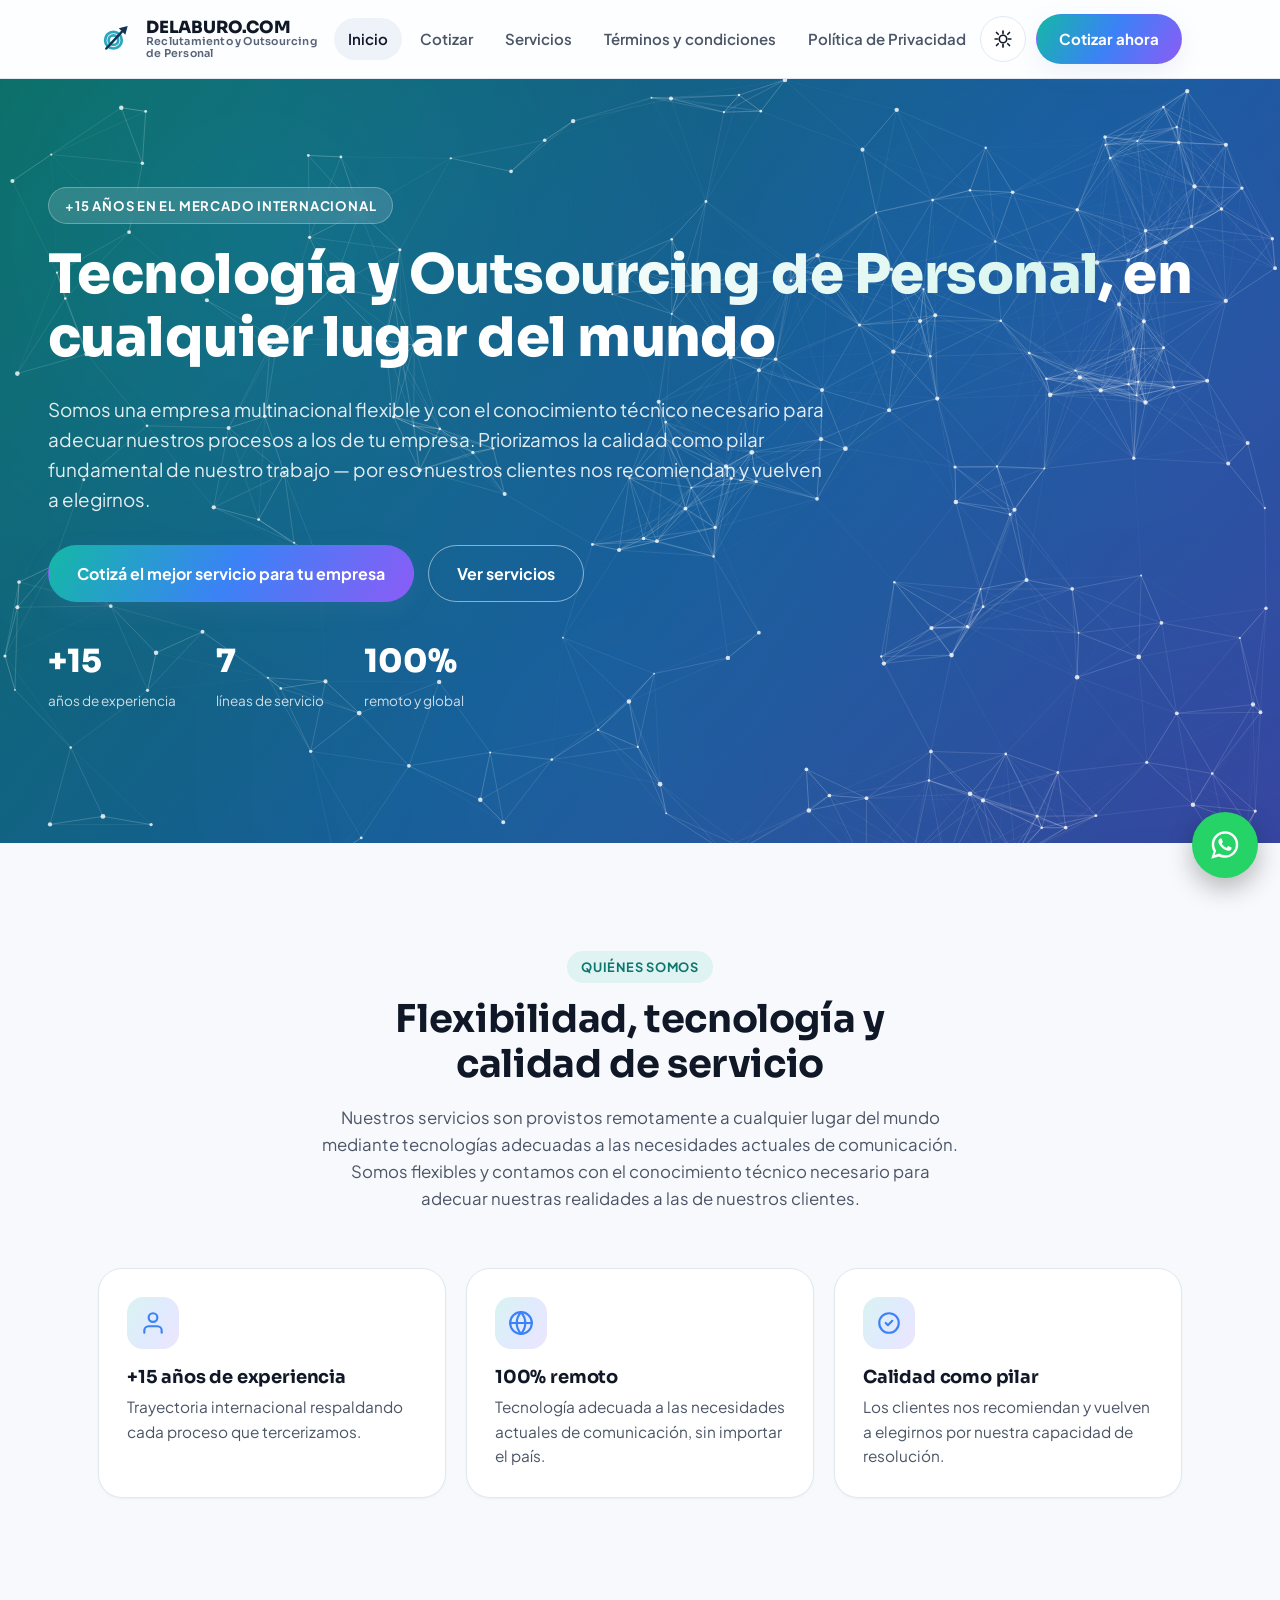
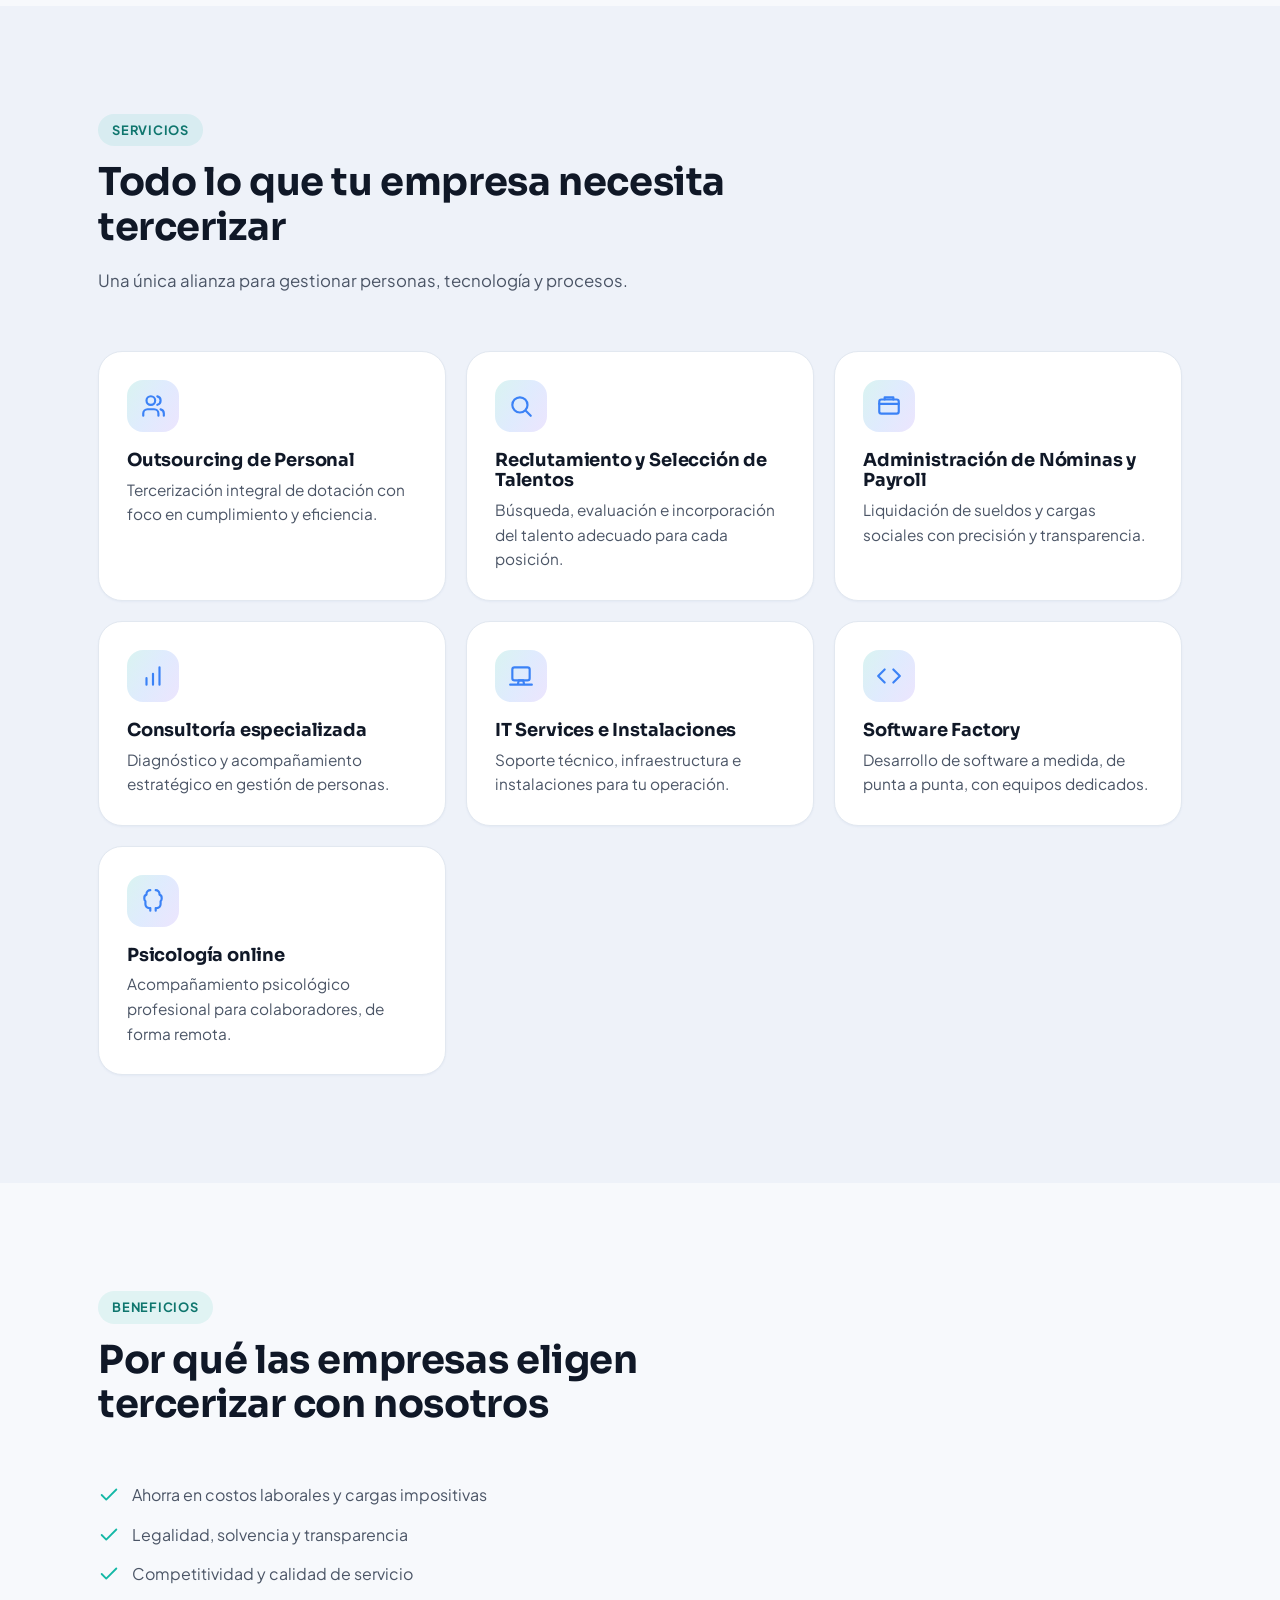
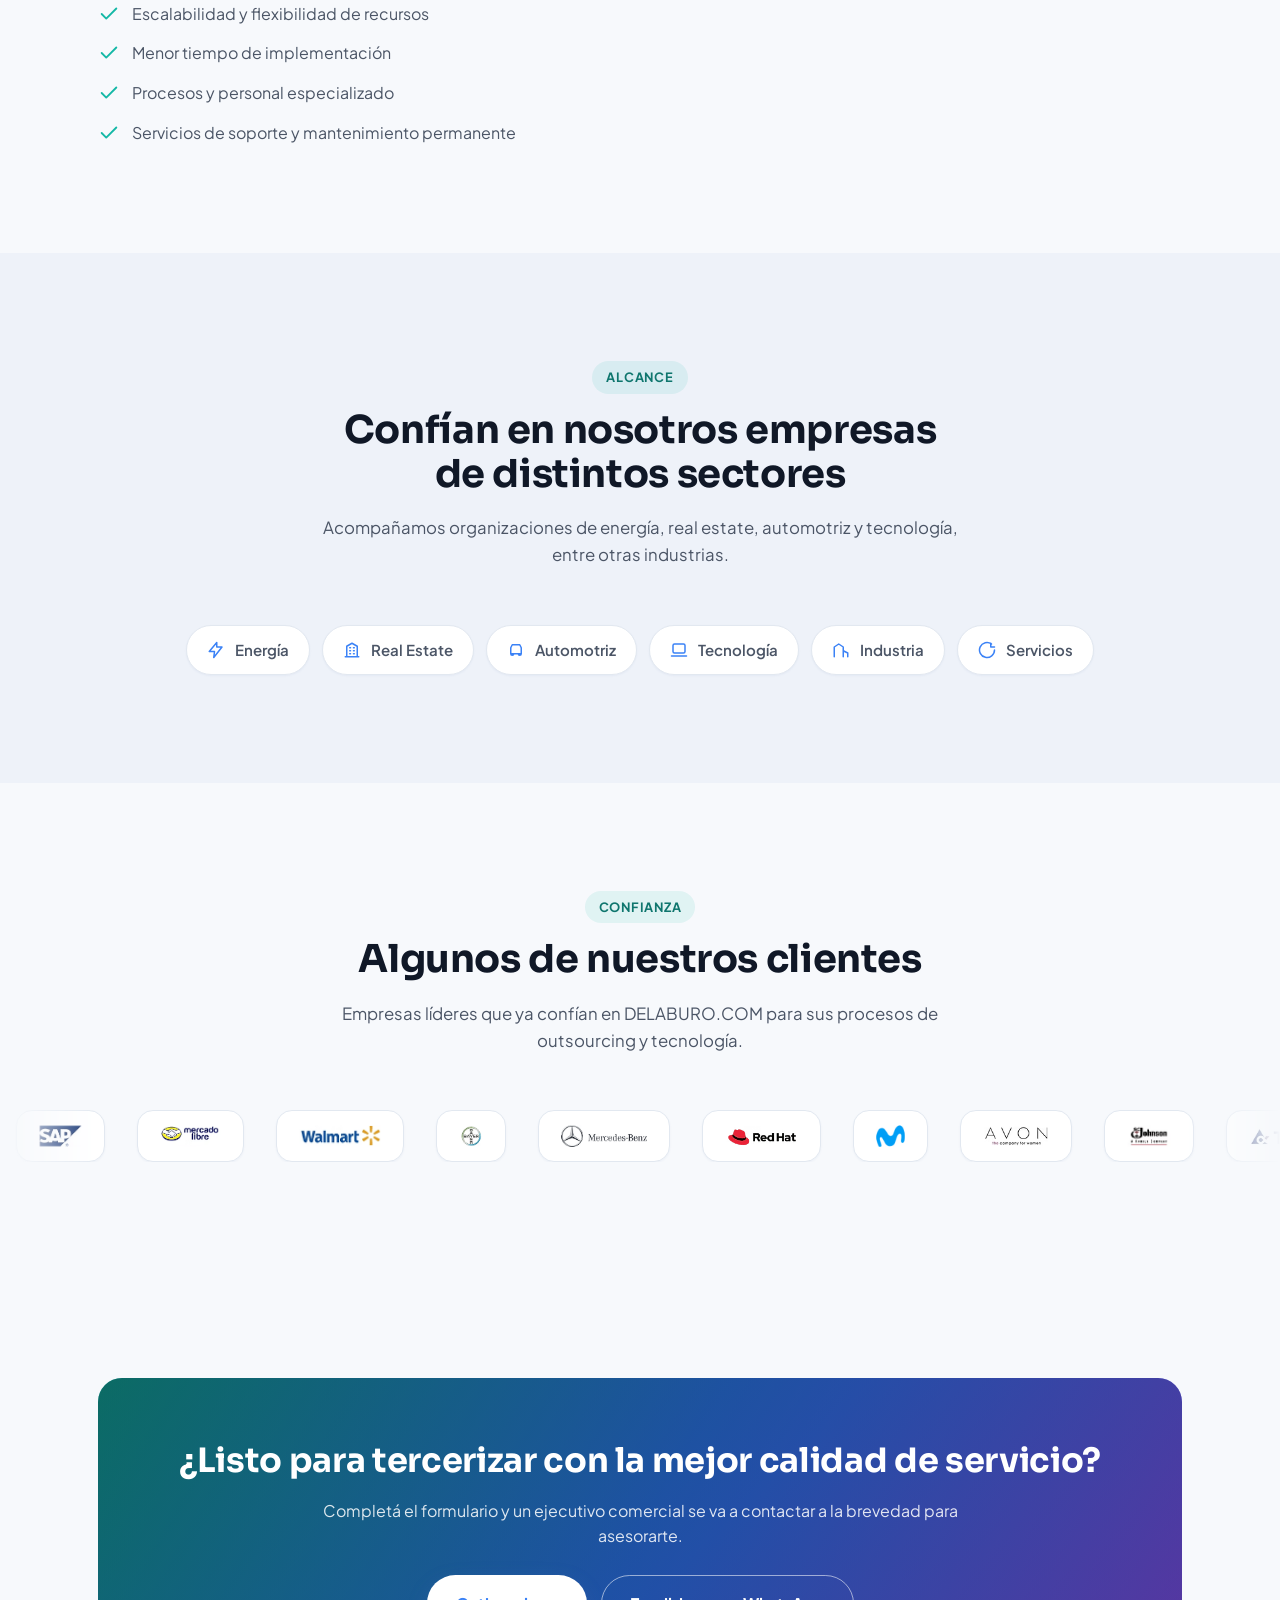
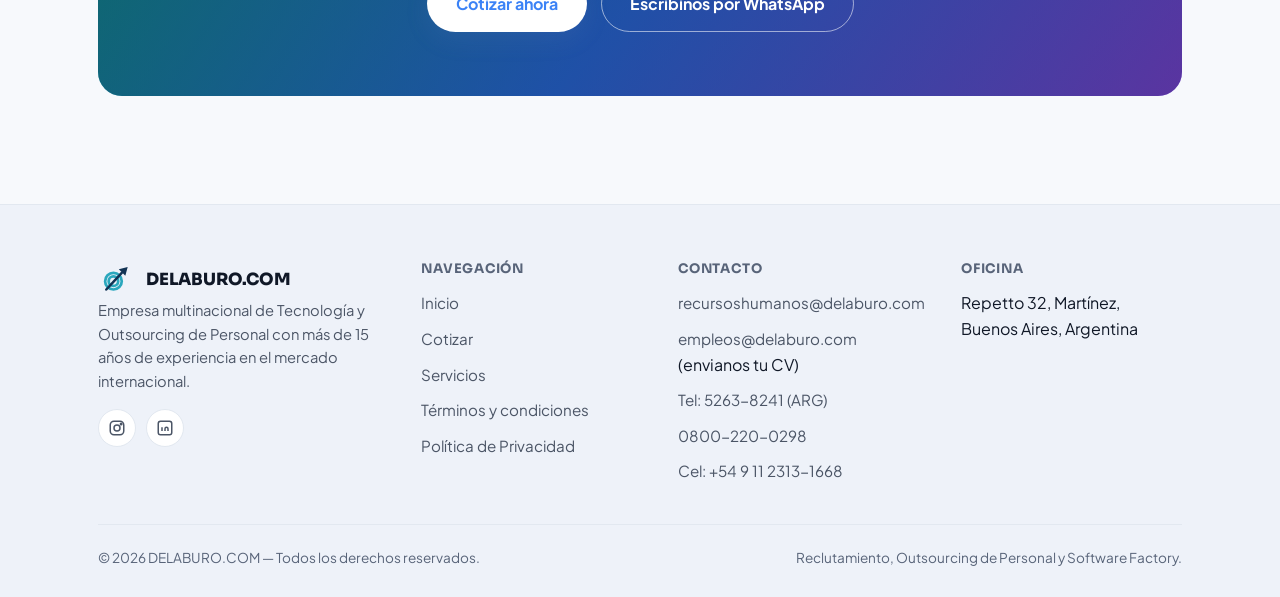
<file: index.html>
<!doctype html>
<html lang="es">
<head>
<meta charset="UTF-8">
<script>document.documentElement.classList.add('js');</script>
<meta name="viewport" content="width=device-width, initial-scale=1">
<title>DELABURO.COM | Outsourcing de Personal, Reclutamiento y Software Factory</title>
<meta name="description" content="Empresa multinacional de Tecnología y Outsourcing de Personal con más de 15 años de experiencia. Reclutamiento, payroll, IT, software factory y consultoría, en cualquier lugar del mundo.">
<link rel="canonical" href="https://www.delaburo.com/">
<meta property="og:type" content="website">
<meta property="og:site_name" content="DELABURO.COM">
<meta property="og:title" content="DELABURO.COM | Outsourcing de Personal y Tecnología">
<meta property="og:description" content="Reclutamiento, payroll, IT Services, Software Factory y consultoría especializada. Servicios remotos a cualquier lugar del mundo.">
<meta property="og:url" content="https://www.delaburo.com/">
<meta property="og:image" content="https://www.delaburo.com/assets/img/og-cover.png">
<meta name="twitter:card" content="summary_large_image">
<meta name="theme-color" content="#3b82f6">
<link rel="icon" href="favicon.svg" type="image/svg+xml">
<link rel="preconnect" href="https://fonts.googleapis.com">
<link rel="preconnect" href="https://fonts.gstatic.com" crossorigin>
<link rel="stylesheet" href="assets/css/styles.css">
<script type="application/ld+json">
{
  "@context": "https://schema.org",
  "@type": "Organization",
  "name": "DELABURO.COM",
  "url": "https://www.delaburo.com/",
  "logo": "https://www.delaburo.com/favicon.svg",
  "description": "Empresa multinacional de Tecnología y Outsourcing de Personal con más de 15 años de experiencia en el mercado internacional.",
  "email": "recursoshumanos@delaburo.com",
  "address": {
    "@type": "PostalAddress",
    "streetAddress": "Repetto 32",
    "addressLocality": "Martínez, Buenos Aires",
    "addressCountry": "AR"
  },
  "contactPoint": [{
    "@type": "ContactPoint",
    "telephone": "+54-9-11-2313-1668",
    "contactType": "customer service",
    "areaServed": "AR",
    "availableLanguage": ["es"]
  }]
}
</script>
</head>
<body>
<a class="skip-link" href="#main">Saltar al contenido principal</a>

<header class="site-header">
  <div class="container nav">
    <a href="index.html" class="brand" aria-label="DELABURO.COM — Inicio">
      <svg class="brand-mark" viewBox="0 0 64 64" aria-hidden="true">
        <circle cx="26" cy="34" r="14" fill="none" stroke="#2AA7BD" stroke-width="4.6"/>
        <circle cx="26" cy="34" r="8" fill="none" stroke="#2AA7BD" stroke-width="4.6"/>
        <path d="M14 48 L40 20" stroke="#123354" stroke-width="4.2" stroke-linecap="round"/>
        <path d="M35 14 L50 10 L46 25 Z" fill="#123354"/>
      </svg>
      <span class="brand-text"><strong>DELABURO.COM</strong><span>Reclutamiento y Outsourcing de Personal</span></span>
    </a>

    <nav class="nav-links" aria-label="Navegación principal">
      <a href="index.html" aria-current="page">Inicio</a>
      <a href="cotizar.html">Cotizar</a>
      <a href="index.html#servicios">Servicios</a>
      <a href="terminos.html">Términos y condiciones</a>
      <a href="privacidad.html">Política de Privacidad</a>
    </nav>

    <div class="nav-actions">
      <button class="theme-toggle" data-theme-toggle type="button" aria-label="Cambiar entre tema claro y oscuro" aria-pressed="false">
        <svg class="icon-sun" viewBox="0 0 24 24" fill="none" stroke="currentColor" stroke-width="2" stroke-linecap="round" aria-hidden="true"><circle cx="12" cy="12" r="4.5"/><path d="M12 2.5v3M12 18.5v3M4.2 4.2l2.1 2.1M17.7 17.7l2.1 2.1M2.5 12h3M18.5 12h3M4.2 19.8l2.1-2.1M17.7 6.3l2.1-2.1"/></svg>
        <svg class="icon-moon" viewBox="0 0 24 24" fill="none" stroke="currentColor" stroke-width="2" stroke-linecap="round" stroke-linejoin="round" aria-hidden="true"><path d="M20 14.5A8.5 8.5 0 1 1 9.5 4a7 7 0 0 0 10.5 10.5Z"/></svg>
      </button>
      <a href="cotizar.html" class="btn btn-primary">Cotizar ahora</a>
      <button class="hamburger" data-mobile-open type="button" aria-label="Abrir menú" aria-expanded="false" aria-controls="mobile-nav">
        <svg viewBox="0 0 24 24" fill="none" stroke="currentColor" stroke-width="2" stroke-linecap="round" aria-hidden="true"><path d="M4 7h16M4 12h16M4 17h16"/></svg>
      </button>
    </div>
  </div>
</header>

<div class="mobile-nav" data-mobile-nav id="mobile-nav">
  <div class="mobile-nav-inner">
    <div class="mobile-nav-top">
      <span class="brand">
        <svg class="brand-mark" viewBox="0 0 64 64" aria-hidden="true">
        <circle cx="26" cy="34" r="14" fill="none" stroke="#2AA7BD" stroke-width="4.6"/>
        <circle cx="26" cy="34" r="8" fill="none" stroke="#2AA7BD" stroke-width="4.6"/>
        <path d="M14 48 L40 20" stroke="#123354" stroke-width="4.2" stroke-linecap="round"/>
        <path d="M35 14 L50 10 L46 25 Z" fill="#123354"/>
      </svg>
        <span class="brand-text"><strong>DELABURO.COM</strong></span>
      </span>
      <button class="close-btn" data-mobile-close type="button" aria-label="Cerrar menú">
        <svg viewBox="0 0 24 24" fill="none" stroke="currentColor" stroke-width="2" stroke-linecap="round" aria-hidden="true"><path d="M6 6l12 12M18 6L6 18"/></svg>
      </button>
    </div>
    <nav aria-label="Menú móvil">
      <a href="index.html">Inicio</a>
      <a href="cotizar.html">Cotizar</a>
      <a href="index.html#servicios">Servicios</a>
      <a href="terminos.html">Términos y condiciones</a>
      <a href="privacidad.html">Política de Privacidad</a>
    </nav>
    <a href="cotizar.html" class="btn btn-primary btn-block btn-lg">Cotizar ahora</a>
  </div>
</div>

<main id="main">

  <section class="hero">
    <div class="hero-bg" aria-hidden="true"></div>
    <div class="hero-noise" aria-hidden="true"></div>
    <canvas class="hero-particles" aria-hidden="true"></canvas>
    <div class="container hero-content">
      <span class="hero-eyebrow">+15 años en el mercado internacional</span>
      <h1>Tecnología y <em>Outsourcing de Personal</em>, en cualquier lugar del mundo</h1>
      <p class="lead">Somos una empresa multinacional flexible y con el conocimiento técnico necesario para adecuar nuestros procesos a los de tu empresa. Priorizamos la calidad como pilar fundamental de nuestro trabajo — por eso nuestros clientes nos recomiendan y vuelven a elegirnos.</p>
      <div class="hero-ctas">
        <a href="cotizar.html" class="btn btn-primary btn-lg">Cotizá el mejor servicio para tu empresa</a>
        <a href="#servicios" class="btn btn-ghost btn-lg">Ver servicios</a>
      </div>
      <div class="hero-stats">
        <div><strong>+15</strong><span>años de experiencia</span></div>
        <div><strong>7</strong><span>líneas de servicio</span></div>
        <div><strong>100%</strong><span>remoto y global</span></div>
      </div>
    </div>
  </section>

  <section id="quienes-somos">
    <div class="container">
      <div class="section-head center">
        <span class="section-eyebrow">Quiénes somos</span>
        <h2>Flexibilidad, tecnología y calidad de servicio</h2>
        <p>Nuestros servicios son provistos remotamente a cualquier lugar del mundo mediante tecnologías adecuadas a las necesidades actuales de comunicación. Somos flexibles y contamos con el conocimiento técnico necesario para adecuar nuestras realidades a las de nuestros clientes.</p>
      </div>
      <div class="grid grid-3">
        <div class="card reveal">
          <div class="card-icon"><svg viewBox="0 0 24 24" fill="none" stroke="currentColor" stroke-width="2" stroke-linecap="round" stroke-linejoin="round"><path d="M20 21v-2a4 4 0 0 0-4-4H8a4 4 0 0 0-4 4v2"/><circle cx="12" cy="7" r="4"/></svg></div>
          <h3>+15 años de experiencia</h3>
          <p>Trayectoria internacional respaldando cada proceso que tercerizamos.</p>
        </div>
        <div class="card reveal">
          <div class="card-icon"><svg viewBox="0 0 24 24" fill="none" stroke="currentColor" stroke-width="2" stroke-linecap="round" stroke-linejoin="round"><circle cx="12" cy="12" r="10"/><line x1="2" y1="12" x2="22" y2="12"/><path d="M12 2a15.3 15.3 0 0 1 4 10 15.3 15.3 0 0 1-4 10 15.3 15.3 0 0 1-4-10 15.3 15.3 0 0 1 4-10z"/></svg></div>
          <h3>100% remoto</h3>
          <p>Tecnología adecuada a las necesidades actuales de comunicación, sin importar el país.</p>
        </div>
        <div class="card reveal">
          <div class="card-icon"><svg viewBox="0 0 24 24" fill="none" stroke="currentColor" stroke-width="2" stroke-linecap="round" stroke-linejoin="round"><path d="m9 12 2 2 4-4"/><circle cx="12" cy="12" r="9"/></svg></div>
          <h3>Calidad como pilar</h3>
          <p>Los clientes nos recomiendan y vuelven a elegirnos por nuestra capacidad de resolución.</p>
        </div>
      </div>
    </div>
  </section>

  <section id="servicios" class="alt-surface">
    <div class="container">
      <div class="section-head">
        <span class="section-eyebrow">Servicios</span>
        <h2>Todo lo que tu empresa necesita tercerizar</h2>
        <p>Una única alianza para gestionar personas, tecnología y procesos.</p>
      </div>
      <div class="grid grid-3">
        <div class="card reveal">
          <div class="card-icon"><svg viewBox="0 0 24 24" fill="none" stroke="currentColor" stroke-width="2" stroke-linecap="round" stroke-linejoin="round"><path d="M17 21v-2a4 4 0 0 0-4-4H7a4 4 0 0 0-4 4v2"/><circle cx="10" cy="7" r="4"/><path d="M22 21v-2a4 4 0 0 0-3-3.87"/><path d="M16 3.13a4 4 0 0 1 0 7.75"/></svg></div>
          <h3>Outsourcing de Personal</h3>
          <p>Tercerización integral de dotación con foco en cumplimiento y eficiencia.</p>
        </div>
        <div class="card reveal">
          <div class="card-icon"><svg viewBox="0 0 24 24" fill="none" stroke="currentColor" stroke-width="2" stroke-linecap="round" stroke-linejoin="round"><circle cx="11" cy="11" r="7"/><path d="m21 21-4.35-4.35"/></svg></div>
          <h3>Reclutamiento y Selección de Talentos</h3>
          <p>Búsqueda, evaluación e incorporación del talento adecuado para cada posición.</p>
        </div>
        <div class="card reveal">
          <div class="card-icon"><svg viewBox="0 0 24 24" fill="none" stroke="currentColor" stroke-width="2" stroke-linecap="round" stroke-linejoin="round"><rect x="3" y="6" width="18" height="13" rx="2"/><path d="M3 10h18M8 6V4h8v2"/></svg></div>
          <h3>Administración de Nóminas y Payroll</h3>
          <p>Liquidación de sueldos y cargas sociales con precisión y transparencia.</p>
        </div>
        <div class="card reveal">
          <div class="card-icon"><svg viewBox="0 0 24 24" fill="none" stroke="currentColor" stroke-width="2" stroke-linecap="round" stroke-linejoin="round"><path d="M12 20V10M18 20V4M6 20v-6"/></svg></div>
          <h3>Consultoría especializada</h3>
          <p>Diagnóstico y acompañamiento estratégico en gestión de personas.</p>
        </div>
        <div class="card reveal">
          <div class="card-icon"><svg viewBox="0 0 24 24" fill="none" stroke="currentColor" stroke-width="2" stroke-linecap="round" stroke-linejoin="round"><rect x="4" y="4" width="16" height="12" rx="2"/><path d="M2 20h20M9 20l1-4h4l1 4"/></svg></div>
          <h3>IT Services e Instalaciones</h3>
          <p>Soporte técnico, infraestructura e instalaciones para tu operación.</p>
        </div>
        <div class="card reveal">
          <div class="card-icon"><svg viewBox="0 0 24 24" fill="none" stroke="currentColor" stroke-width="2" stroke-linecap="round" stroke-linejoin="round"><polyline points="16 18 22 12 16 6"/><polyline points="8 6 2 12 8 18"/></svg></div>
          <h3>Software Factory</h3>
          <p>Desarrollo de software a medida, de punta a punta, con equipos dedicados.</p>
        </div>
        <div class="card reveal">
          <div class="card-icon"><svg viewBox="0 0 24 24" fill="none" stroke="currentColor" stroke-width="2" stroke-linecap="round" stroke-linejoin="round"><path d="M9.5 2a3.5 3.5 0 0 0-3.5 3.5v.6A3 3 0 0 0 4 9v1a3 3 0 0 0 1 2.24V15a3.5 3.5 0 0 0 3.5 3.5"/><path d="M14.5 2a3.5 3.5 0 0 1 3.5 3.5v.6A3 3 0 0 1 20 9v1a3 3 0 0 1-1 2.24V15a3.5 3.5 0 0 1-3.5 3.5"/><path d="M9.5 18.5V21M14.5 18.5V21"/></svg></div>
          <h3>Psicología online</h3>
          <p>Acompañamiento psicológico profesional para colaboradores, de forma remota.</p>
        </div>
      </div>
    </div>
  </section>

  <section id="beneficios">
    <div class="container">
      <div class="section-head">
        <span class="section-eyebrow">Beneficios</span>
        <h2>Por qué las empresas eligen tercerizar con nosotros</h2>
      </div>
      <ul class="check-list grid grid-2">
        <li><svg viewBox="0 0 24 24" fill="none" stroke="currentColor" stroke-width="2" stroke-linecap="round" stroke-linejoin="round"><path d="m20 6-11 11-5-5"/></svg> Ahorra en costos laborales y cargas impositivas</li>
        <li><svg viewBox="0 0 24 24" fill="none" stroke="currentColor" stroke-width="2" stroke-linecap="round" stroke-linejoin="round"><path d="m20 6-11 11-5-5"/></svg> Legalidad, solvencia y transparencia</li>
        <li><svg viewBox="0 0 24 24" fill="none" stroke="currentColor" stroke-width="2" stroke-linecap="round" stroke-linejoin="round"><path d="m20 6-11 11-5-5"/></svg> Competitividad y calidad de servicio</li>
        <li><svg viewBox="0 0 24 24" fill="none" stroke="currentColor" stroke-width="2" stroke-linecap="round" stroke-linejoin="round"><path d="m20 6-11 11-5-5"/></svg> Escalabilidad y flexibilidad de recursos</li>
        <li><svg viewBox="0 0 24 24" fill="none" stroke="currentColor" stroke-width="2" stroke-linecap="round" stroke-linejoin="round"><path d="m20 6-11 11-5-5"/></svg> Menor tiempo de implementación</li>
        <li><svg viewBox="0 0 24 24" fill="none" stroke="currentColor" stroke-width="2" stroke-linecap="round" stroke-linejoin="round"><path d="m20 6-11 11-5-5"/></svg> Procesos y personal especializado</li>
        <li><svg viewBox="0 0 24 24" fill="none" stroke="currentColor" stroke-width="2" stroke-linecap="round" stroke-linejoin="round"><path d="m20 6-11 11-5-5"/></svg> Servicios de soporte y mantenimiento permanente</li>
      </ul>
    </div>
  </section>

  <section id="sectores" class="alt-surface">
    <div class="container">
      <div class="section-head center">
        <span class="section-eyebrow">Alcance</span>
        <h2>Confían en nosotros empresas de distintos sectores</h2>
        <p>Acompañamos organizaciones de energía, real estate, automotriz y tecnología, entre otras industrias.</p>
      </div>
      <div class="sector-strip">
        <span class="sector-chip"><svg viewBox="0 0 24 24" fill="none" stroke="currentColor" stroke-width="2" stroke-linecap="round" stroke-linejoin="round"><path d="M13 2 3 14h7l-1 8 11-14h-7z"/></svg>Energía</span>
        <span class="sector-chip"><svg viewBox="0 0 24 24" fill="none" stroke="currentColor" stroke-width="2" stroke-linecap="round" stroke-linejoin="round"><path d="M3 21h18M5 21V7l7-4 7 4v14M9 9h1m4 0h1m-6 4h1m4 0h1m-6 4h1m4 0h1"/></svg>Real Estate</span>
        <span class="sector-chip"><svg viewBox="0 0 24 24" fill="none" stroke="currentColor" stroke-width="2" stroke-linecap="round" stroke-linejoin="round"><path d="M5 17h14M5 17a2 2 0 1 0 4 0M15 17a2 2 0 1 0 4 0M5 17V9l2-4h10l2 4v8"/></svg>Automotriz</span>
        <span class="sector-chip"><svg viewBox="0 0 24 24" fill="none" stroke="currentColor" stroke-width="2" stroke-linecap="round" stroke-linejoin="round"><rect x="4" y="4" width="16" height="12" rx="2"/><path d="M2 20h20"/></svg>Tecnología</span>
        <span class="sector-chip"><svg viewBox="0 0 24 24" fill="none" stroke="currentColor" stroke-width="2" stroke-linecap="round" stroke-linejoin="round"><path d="M3 21V8l6-4 6 4v13M15 21v-8l6 3v5"/></svg>Industria</span>
        <span class="sector-chip"><svg viewBox="0 0 24 24" fill="none" stroke="currentColor" stroke-width="2" stroke-linecap="round" stroke-linejoin="round"><path d="M22 12a10 10 0 1 1-4-8"/><path d="M17 3v5h5"/></svg>Servicios</span>
      </div>
    </div>
  </section>

  <section id="clientes">
    <div class="container">
      <div class="section-head center">
        <span class="section-eyebrow">Confianza</span>
        <h2>Algunos de nuestros clientes</h2>
        <p>Empresas líderes que ya confían en DELABURO.COM para sus procesos de outsourcing y tecnología.</p>
      </div>
    </div>
    <div class="logos-marquee" role="region" aria-label="Logos de clientes de DELABURO.COM">
      <div class="logos-track">
        <img src="assets/img/clients/sap.png" alt="SAP" loading="eager" width="111" height="62">
        <img src="assets/img/clients/mercado-libre.png" alt="Mercado Libre" loading="eager" width="164" height="65">
        <img src="assets/img/clients/walmart.png" alt="Walmart" loading="eager" width="179" height="54">
        <img src="assets/img/clients/bayer.png" alt="Bayer" loading="eager" width="76" height="71">
        <img src="assets/img/clients/mercedes-benz.png" alt="Mercedes-Benz" loading="eager" width="253" height="73">
        <img src="assets/img/clients/red-hat.png" alt="Red Hat" loading="eager" width="141" height="48">
        <img src="assets/img/clients/movistar.png" alt="Movistar" loading="eager" width="88" height="68">
        <img src="assets/img/clients/avon.png" alt="Avon" loading="eager" width="113" height="42">
        <img src="assets/img/clients/sc-johnson.png" alt="SC Johnson" loading="eager" width="99" height="54">
        <img src="assets/img/clients/tetra-pak.png" alt="Tetra Pak" loading="eager" width="140" height="36">
        <img src="assets/img/clients/teleperformance.png" alt="Teleperformance" loading="eager" width="196" height="53">
        <img src="assets/img/clients/remax.png" alt="RE/MAX" loading="eager" width="75" height="101">
        <img src="assets/img/clients/fravega.png" alt="Frávega" loading="eager" width="169" height="36">
        <img src="assets/img/clients/raizen.png" alt="Raízen" loading="eager" width="147" height="68">
        <img src="assets/img/clients/aegis.png" alt="Aegis" loading="eager" width="132" height="70">
        <img src="assets/img/clients/gl-group.png" alt="GL Group" loading="eager" width="94" height="50">
        <img src="assets/img/clients/sap-partneredge.png" alt="SAP PartnerEdge" loading="eager" width="213" height="42">
        <img src="assets/img/clients/nga-human-resources.png" alt="NGA Human Resources" loading="eager" width="104" height="54">
        <img src="assets/img/clients/npaworldwide.png" alt="NPAworldwide" loading="eager" width="173" height="62">
        <img src="assets/img/clients/indicom.png" alt="Indicom" loading="eager" width="134" height="54">
        <img src="assets/img/clients/ecaresoft.png" alt="ecaresoft" loading="eager" width="178" height="48">
        <img src="assets/img/clients/mrm-mccann.png" alt="MRM // McCann" loading="eager" width="187" height="36">
        <img src="assets/img/clients/provincia-net.png" alt="Provincia NET" loading="eager" width="116" height="61">
        <img src="assets/img/clients/blueconnect.png" alt="BlueConnect Contact Center" loading="eager" width="114" height="61">
        <img src="assets/img/clients/contact-solutions.png" alt="Contact Solutions" loading="eager" width="131" height="73">
        <img src="assets/img/clients/st-georges-college.png" alt="St. George's College" loading="eager" width="138" height="62">
        <img src="assets/img/clients/st-johns-school.png" alt="St. John's School" loading="eager" width="96" height="79">
        <img src="assets/img/clients/colegio-goethe.png" alt="Colegio Goethe" loading="eager" width="66" height="79">
        <img src="assets/img/clients/club-nautico-san-isidro.png" alt="Club Náutico San Isidro" loading="eager" width="86" height="79">
        <img src="assets/img/clients/sap.png" alt="" aria-hidden="true" loading="eager" width="111" height="62">
        <img src="assets/img/clients/mercado-libre.png" alt="" aria-hidden="true" loading="eager" width="164" height="65">
        <img src="assets/img/clients/walmart.png" alt="" aria-hidden="true" loading="eager" width="179" height="54">
        <img src="assets/img/clients/bayer.png" alt="" aria-hidden="true" loading="eager" width="76" height="71">
        <img src="assets/img/clients/mercedes-benz.png" alt="" aria-hidden="true" loading="eager" width="253" height="73">
        <img src="assets/img/clients/red-hat.png" alt="" aria-hidden="true" loading="eager" width="141" height="48">
        <img src="assets/img/clients/movistar.png" alt="" aria-hidden="true" loading="eager" width="88" height="68">
        <img src="assets/img/clients/avon.png" alt="" aria-hidden="true" loading="eager" width="113" height="42">
        <img src="assets/img/clients/sc-johnson.png" alt="" aria-hidden="true" loading="eager" width="99" height="54">
        <img src="assets/img/clients/tetra-pak.png" alt="" aria-hidden="true" loading="eager" width="140" height="36">
        <img src="assets/img/clients/teleperformance.png" alt="" aria-hidden="true" loading="eager" width="196" height="53">
        <img src="assets/img/clients/remax.png" alt="" aria-hidden="true" loading="eager" width="75" height="101">
        <img src="assets/img/clients/fravega.png" alt="" aria-hidden="true" loading="eager" width="169" height="36">
        <img src="assets/img/clients/raizen.png" alt="" aria-hidden="true" loading="eager" width="147" height="68">
        <img src="assets/img/clients/aegis.png" alt="" aria-hidden="true" loading="eager" width="132" height="70">
        <img src="assets/img/clients/gl-group.png" alt="" aria-hidden="true" loading="eager" width="94" height="50">
        <img src="assets/img/clients/sap-partneredge.png" alt="" aria-hidden="true" loading="eager" width="213" height="42">
        <img src="assets/img/clients/nga-human-resources.png" alt="" aria-hidden="true" loading="eager" width="104" height="54">
        <img src="assets/img/clients/npaworldwide.png" alt="" aria-hidden="true" loading="eager" width="173" height="62">
        <img src="assets/img/clients/indicom.png" alt="" aria-hidden="true" loading="eager" width="134" height="54">
        <img src="assets/img/clients/ecaresoft.png" alt="" aria-hidden="true" loading="eager" width="178" height="48">
        <img src="assets/img/clients/mrm-mccann.png" alt="" aria-hidden="true" loading="eager" width="187" height="36">
        <img src="assets/img/clients/provincia-net.png" alt="" aria-hidden="true" loading="eager" width="116" height="61">
        <img src="assets/img/clients/blueconnect.png" alt="" aria-hidden="true" loading="eager" width="114" height="61">
        <img src="assets/img/clients/contact-solutions.png" alt="" aria-hidden="true" loading="eager" width="131" height="73">
        <img src="assets/img/clients/st-georges-college.png" alt="" aria-hidden="true" loading="eager" width="138" height="62">
        <img src="assets/img/clients/st-johns-school.png" alt="" aria-hidden="true" loading="eager" width="96" height="79">
        <img src="assets/img/clients/colegio-goethe.png" alt="" aria-hidden="true" loading="eager" width="66" height="79">
        <img src="assets/img/clients/club-nautico-san-isidro.png" alt="" aria-hidden="true" loading="eager" width="86" height="79">
      </div>
    </div>
  </section>

  <section>
    <div class="container">
      <div class="cta-banner reveal">
        <h2>¿Listo para tercerizar con la mejor calidad de servicio?</h2>
        <p>Completá el formulario y un ejecutivo comercial se va a contactar a la brevedad para asesorarte.</p>
        <div class="cta-actions">
          <a href="cotizar.html" class="btn btn-primary btn-lg" style="background:#fff;color:var(--brand-blue);">Cotizar ahora</a>
          <a href="https://wa.me/5491123131668" class="btn btn-ghost btn-lg" target="_blank" rel="noopener">Escribinos por WhatsApp</a>
        </div>
      </div>
    </div>
  </section>

</main>

<footer class="site-footer">
  <div class="container">
    <div class="footer-grid">
      <div class="footer-brand">
        <a href="index.html" class="brand" aria-label="DELABURO.COM — Inicio">
          <svg class="brand-mark" viewBox="0 0 64 64" aria-hidden="true">
        <circle cx="26" cy="34" r="14" fill="none" stroke="#2AA7BD" stroke-width="4.6"/>
        <circle cx="26" cy="34" r="8" fill="none" stroke="#2AA7BD" stroke-width="4.6"/>
        <path d="M14 48 L40 20" stroke="#123354" stroke-width="4.2" stroke-linecap="round"/>
        <path d="M35 14 L50 10 L46 25 Z" fill="#123354"/>
      </svg>
          <span class="brand-text"><strong>DELABURO.COM</strong></span>
        </a>
        <p>Empresa multinacional de Tecnología y Outsourcing de Personal con más de 15 años de experiencia en el mercado internacional.</p>
        <div class="social-row">
          <a href="https://www.instagram.com/delaburo.com/" target="_blank" rel="noopener" aria-label="Delaburo en Instagram">
            <svg viewBox="0 0 24 24" fill="none" stroke="currentColor" stroke-width="2"><rect x="3" y="3" width="18" height="18" rx="5"/><circle cx="12" cy="12" r="4"/><circle cx="17.5" cy="6.5" r="1"/></svg>
          </a>
          <a href="https://www.linkedin.com/company/delaburo/" target="_blank" rel="noopener" aria-label="Delaburo en LinkedIn">
            <svg viewBox="0 0 24 24" fill="none" stroke="currentColor" stroke-width="2"><rect x="3" y="3" width="18" height="18" rx="3"/><line x1="8" y1="11" x2="8" y2="16"/><line x1="8" y1="8" x2="8" y2="8"/><path d="M12 16v-3a2 2 0 0 1 4 0v3"/></svg>
          </a>
        </div>
      </div>
      <div class="footer-col">
        <h3>Navegación</h3>
        <ul>
          <li><a href="index.html">Inicio</a></li>
          <li><a href="cotizar.html">Cotizar</a></li>
          <li><a href="index.html#servicios">Servicios</a></li>
          <li><a href="terminos.html">Términos y condiciones</a></li>
          <li><a href="privacidad.html">Política de Privacidad</a></li>
        </ul>
      </div>
      <div class="footer-col">
        <h3>Contacto</h3>
        <ul>
          <li><a href="mailto:recursoshumanos@delaburo.com">recursoshumanos@delaburo.com</a></li>
          <li><a href="mailto:empleos@delaburo.com">empleos@delaburo.com</a> (envianos tu CV)</li>
          <li><a href="tel:+541152638241">Tel: 5263-8241 (ARG)</a></li>
          <li><a href="tel:08002200298">0800-220-0298</a></li>
          <li><a href="tel:+5491123131668">Cel: +54 9 11 2313-1668</a></li>
        </ul>
      </div>
      <div class="footer-col">
        <h3>Oficina</h3>
        <ul>
          <li>Repetto 32, Martínez,<br>Buenos Aires, Argentina</li>
        </ul>
      </div>
    </div>
    <div class="footer-bottom">
      <span>© <span data-year>2026</span> DELABURO.COM — Todos los derechos reservados.</span>
      <span>Reclutamiento, Outsourcing de Personal y Software Factory.</span>
    </div>
  </div>
</footer>

<a class="wa-float" href="https://wa.me/5491123131668?text=Hola%20Delaburo%2C%20quisiera%20más%20información" target="_blank" rel="noopener" aria-label="Escribinos por WhatsApp">
  <svg viewBox="0 0 32 32" fill="#fff" aria-hidden="true"><path d="M16.001 3C9.101 3 3.5 8.601 3.5 15.5c0 2.319.633 4.617 1.834 6.62L3 29l7.086-2.281A12.44 12.44 0 0 0 16.001 28C22.9 28 28.5 22.399 28.5 15.5S22.9 3 16.001 3zm0 22.7a10.14 10.14 0 0 1-5.169-1.409l-.371-.22-4.207 1.354 1.375-4.1-.242-.421A10.16 10.16 0 1 1 26.16 15.5 10.17 10.17 0 0 1 16.001 25.7zm5.556-7.63c-.304-.152-1.797-.887-2.076-.988-.279-.102-.482-.152-.685.152s-.786.988-.964 1.19c-.177.203-.355.228-.66.076-.304-.152-1.283-.473-2.444-1.508-.903-.805-1.513-1.8-1.69-2.104-.177-.304-.019-.469.133-.62.137-.136.304-.355.457-.533.152-.177.203-.304.304-.507.102-.203.051-.381-.025-.533-.076-.152-.685-1.65-.938-2.261-.247-.593-.499-.513-.685-.523-.177-.008-.381-.01-.584-.01a1.12 1.12 0 0 0-.812.381c-.279.304-1.066 1.041-1.066 2.538s1.092 2.943 1.244 3.146c.152.203 2.149 3.281 5.206 4.601.727.314 1.295.502 1.738.642.73.232 1.395.199 1.921.121.586-.088 1.797-.735 2.05-1.444.254-.71.254-1.318.177-1.444-.076-.126-.279-.203-.583-.355z"/></svg>
</a>

<script src="assets/js/countries.js" defer></script>
<script src="assets/js/main.js" defer></script>
</body>
</html>
</file>
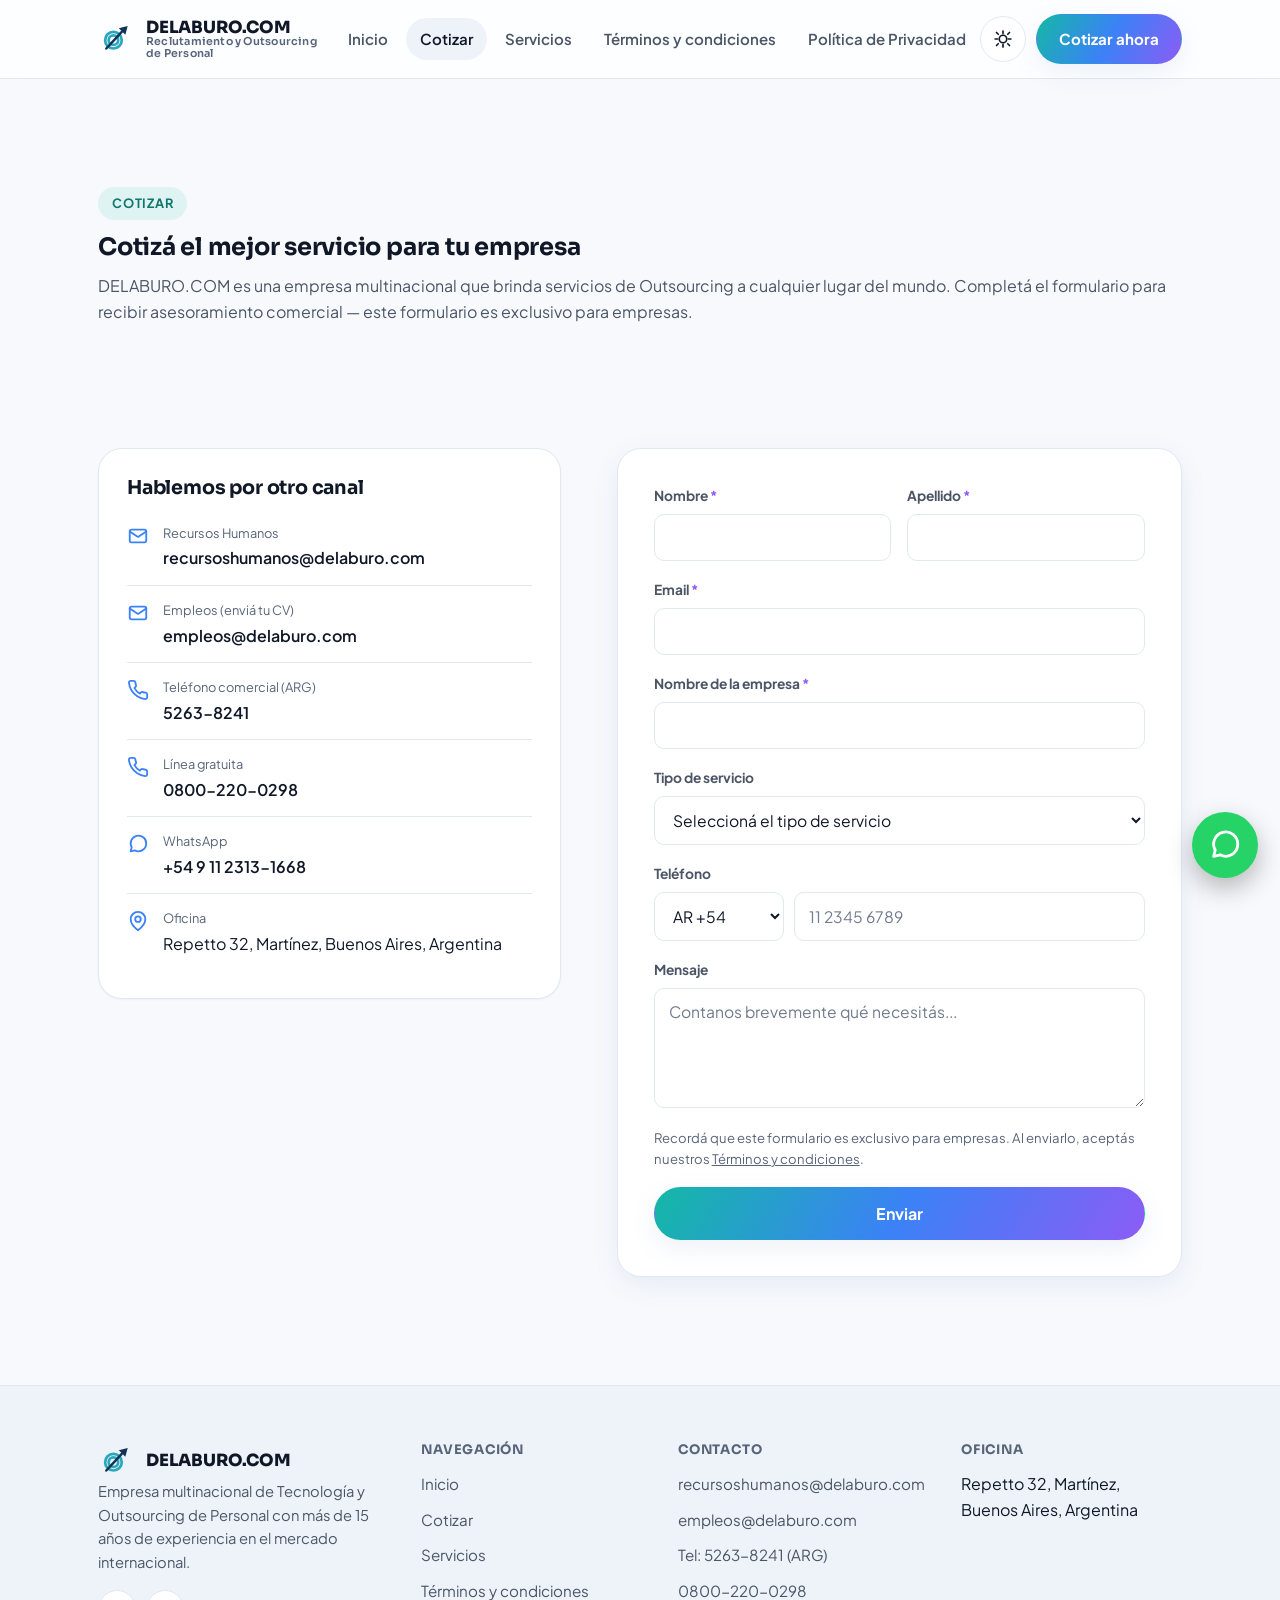
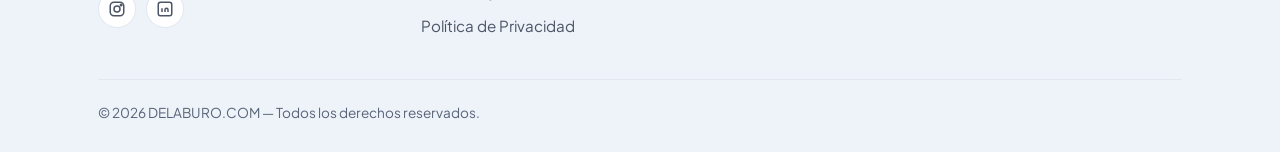
<file: cotizar.html>
<!doctype html>
<html lang="es">
<head>
<meta charset="UTF-8">
<script>document.documentElement.classList.add('js');</script>
<meta name="viewport" content="width=device-width, initial-scale=1">
<title>Cotizar | DELABURO.COM</title>
<meta name="description" content="Completá el formulario y recibí asesoramiento comercial de DELABURO.COM, empresa multinacional de Outsourcing de Personal y Tecnología.">
<link rel="canonical" href="https://www.delaburo.com/cotizar.html">
<meta name="theme-color" content="#3b82f6">
<link rel="icon" href="favicon.svg" type="image/svg+xml">
<link rel="preconnect" href="https://fonts.googleapis.com">
<link rel="preconnect" href="https://fonts.gstatic.com" crossorigin>
<link rel="stylesheet" href="assets/css/styles.css">
</head>
<body>
<a class="skip-link" href="#main">Saltar al contenido principal</a>

<header class="site-header">
<div class="container nav">
<a href="index.html" class="brand" aria-label="DELABURO.COM — Inicio">
<svg class="brand-mark" viewBox="0 0 64 64" aria-hidden="true">
        <circle cx="26" cy="34" r="14" fill="none" stroke="#2AA7BD" stroke-width="4.6"/>
        <circle cx="26" cy="34" r="8" fill="none" stroke="#2AA7BD" stroke-width="4.6"/>
        <path d="M14 48 L40 20" stroke="#123354" stroke-width="4.2" stroke-linecap="round"/>
        <path d="M35 14 L50 10 L46 25 Z" fill="#123354"/>
      </svg>
<span class="brand-text"><strong>DELABURO.COM</strong><span>Reclutamiento y Outsourcing de Personal</span></span>
</a>

<nav class="nav-links" aria-label="Navegación principal">
<a href="index.html">Inicio</a>
<a href="cotizar.html" aria-current="page">Cotizar</a>
<a href="index.html#servicios">Servicios</a>
<a href="terminos.html">Términos y condiciones</a>
<a href="privacidad.html">Política de Privacidad</a>
</nav>

<div class="nav-actions">
<button class="theme-toggle" data-theme-toggle type="button" aria-label="Cambiar entre tema claro y oscuro" aria-pressed="false">
<svg class="icon-sun" viewBox="0 0 24 24" fill="none" stroke="currentColor" stroke-width="2" stroke-linecap="round" aria-hidden="true"><circle cx="12" cy="12" r="4.5"/><path d="M12 2.5v3M12 18.5v3M4.2 4.2l2.1 2.1M17.7 17.7l2.1 2.1M2.5 12h3M18.5 12h3M4.2 19.8l2.1-2.1M17.7 6.3l2.1-2.1"/></svg>
<svg class="icon-moon" viewBox="0 0 24 24" fill="none" stroke="currentColor" stroke-width="2" stroke-linecap="round" stroke-linejoin="round" aria-hidden="true"><path d="M20 14.5A8.5 8.5 0 1 1 9.5 4a7 7 0 0 0 10.5 10.5Z"/></svg>
</button>
<a href="cotizar.html" class="btn btn-primary">Cotizar ahora</a>
<button class="hamburger" data-mobile-open type="button" aria-label="Abrir menú" aria-expanded="false" aria-controls="mobile-nav">
<svg viewBox="0 0 24 24" fill="none" stroke="currentColor" stroke-width="2" stroke-linecap="round" aria-hidden="true"><path d="M4 7h16M4 12h16M4 17h16"/></svg>
</button>
</div>
</div>
</header>

<div class="mobile-nav" data-mobile-nav id="mobile-nav">
<div class="mobile-nav-inner">
<div class="mobile-nav-top">
<span class="brand">
<svg class="brand-mark" viewBox="0 0 64 64" aria-hidden="true">
        <circle cx="26" cy="34" r="14" fill="none" stroke="#2AA7BD" stroke-width="4.6"/>
        <circle cx="26" cy="34" r="8" fill="none" stroke="#2AA7BD" stroke-width="4.6"/>
        <path d="M14 48 L40 20" stroke="#123354" stroke-width="4.2" stroke-linecap="round"/>
        <path d="M35 14 L50 10 L46 25 Z" fill="#123354"/>
      </svg>
<span class="brand-text"><strong>DELABURO.COM</strong></span>
</span>
<button class="close-btn" data-mobile-close type="button" aria-label="Cerrar menú">
<svg viewBox="0 0 24 24" fill="none" stroke="currentColor" stroke-width="2" stroke-linecap="round" aria-hidden="true"><path d="M6 6l12 12M18 6L6 18"/></svg>
</button>
</div>
<nav aria-label="Menú móvil">
<a href="index.html">Inicio</a>
<a href="cotizar.html">Cotizar</a>
<a href="index.html#servicios">Servicios</a>
<a href="terminos.html">Términos y condiciones</a>
<a href="privacidad.html">Política de Privacidad</a>
</nav>
<a href="cotizar.html" class="btn btn-primary btn-block btn-lg">Cotizar ahora</a>
</div>
</div>

<main id="main">
<section class="page-hero">
<div class="container">
<span class="section-eyebrow">Cotizar</span>
<h1>Cotizá el mejor servicio para tu empresa</h1>
<p>DELABURO.COM es una empresa multinacional que brinda servicios de Outsourcing a cualquier lugar del mundo. Completá el formulario para recibir asesoramiento comercial — este formulario es exclusivo para empresas.</p>
</div>
</section>

<section style="padding-top:0;">
<div class="container contact-grid">
<div class="info-card reveal">
<h2 style="font-size:1.2rem;">Hablemos por otro canal</h2>
<div class="info-row">
<svg viewBox="0 0 24 24" fill="none" stroke="currentColor" stroke-width="2" stroke-linecap="round" stroke-linejoin="round"><rect x="3" y="5" width="18" height="14" rx="2"/><path d="m3 7 9 6 9-6"/></svg>
<div><span class="label">Recursos Humanos</span><a href="mailto:recursoshumanos@delaburo.com">recursoshumanos@delaburo.com</a></div>
</div>
<div class="info-row">
<svg viewBox="0 0 24 24" fill="none" stroke="currentColor" stroke-width="2" stroke-linecap="round" stroke-linejoin="round"><rect x="3" y="5" width="18" height="14" rx="2"/><path d="m3 7 9 6 9-6"/></svg>
<div><span class="label">Empleos (enviá tu CV)</span><a href="mailto:empleos@delaburo.com">empleos@delaburo.com</a></div>
</div>
<div class="info-row">
<svg viewBox="0 0 24 24" fill="none" stroke="currentColor" stroke-width="2" stroke-linecap="round" stroke-linejoin="round"><path d="M22 16.92v3a2 2 0 0 1-2.18 2 19.8 19.8 0 0 1-8.63-3.07 19.5 19.5 0 0 1-6-6 19.8 19.8 0 0 1-3.07-8.67A2 2 0 0 1 4.11 2h3a2 2 0 0 1 2 1.72c.13 1 .36 1.94.68 2.85a2 2 0 0 1-.45 2.11L8.09 9.91a16 16 0 0 0 6 6l1.23-1.25a2 2 0 0 1 2.11-.45c.91.32 1.85.55 2.85.68A2 2 0 0 1 22 16.92Z"/></svg>
<div><span class="label">Teléfono comercial (ARG)</span><a href="tel:+541152638241">5263-8241</a></div>
</div>
<div class="info-row">
<svg viewBox="0 0 24 24" fill="none" stroke="currentColor" stroke-width="2" stroke-linecap="round" stroke-linejoin="round"><path d="M22 16.92v3a2 2 0 0 1-2.18 2 19.8 19.8 0 0 1-8.63-3.07 19.5 19.5 0 0 1-6-6 19.8 19.8 0 0 1-3.07-8.67A2 2 0 0 1 4.11 2h3a2 2 0 0 1 2 1.72c.13 1 .36 1.94.68 2.85a2 2 0 0 1-.45 2.11L8.09 9.91a16 16 0 0 0 6 6l1.23-1.25a2 2 0 0 1 2.11-.45c.91.32 1.85.55 2.85.68A2 2 0 0 1 22 16.92Z"/></svg>
<div><span class="label">Línea gratuita</span><a href="tel:08002200298">0800-220-0298</a></div>
</div>
<div class="info-row">
<svg viewBox="0 0 24 24" fill="none" stroke="currentColor" stroke-width="2" stroke-linecap="round" stroke-linejoin="round"><path d="M21 11.5a8.5 8.5 0 0 1-12.5 7.4L4 20l1.1-4.5A8.5 8.5 0 1 1 21 11.5Z"/></svg>
<div><span class="label">WhatsApp</span><a href="https://wa.me/5491123131668" target="_blank" rel="noopener">+54 9 11 2313-1668</a></div>
</div>
<div class="info-row">
<svg viewBox="0 0 24 24" fill="none" stroke="currentColor" stroke-width="2" stroke-linecap="round" stroke-linejoin="round"><path d="M20 10c0 6-8 12-8 12s-8-6-8-12a8 8 0 0 1 16 0Z"/><circle cx="12" cy="10" r="3"/></svg>
<div><span class="label">Oficina</span><span>Repetto 32, Martínez, Buenos Aires, Argentina</span></div>
</div>
</div>

<div class="form-card reveal">
<form data-quote-form data-endpoint="https://formspree.io/f/TU_ID_DE_FORMSPREE" novalidate>
<div class="form-row">
<div class="field">
<label for="nombre">Nombre <span class="req">*</span></label>
<input id="nombre" name="nombre" type="text" autocomplete="given-name" required>
</div>
<div class="field">
<label for="apellido">Apellido <span class="req">*</span></label>
<input id="apellido" name="apellido" type="text" autocomplete="family-name" required>
</div>
</div>

<div class="field">
<label for="email">Email <span class="req">*</span></label>
<input id="email" name="email" type="email" autocomplete="email" required>
</div>

<div class="field">
<label for="empresa">Nombre de la empresa <span class="req">*</span></label>
<input id="empresa" name="empresa" type="text" autocomplete="organization" required>
</div>

<div class="field">
<label for="servicio">Tipo de servicio</label>
<select id="servicio" name="servicio">
<option value="">Seleccioná el tipo de servicio</option>
<option>Reclutamiento de personal</option>
<option>Outsourcing de Personal</option>
<option>Consultoría</option>
<option>IT e Infraestructura</option>
<option>Payroll</option>
</select>
</div>

<div class="field">
<label for="telefono">Teléfono</label>
<div class="phone-row">
<select aria-label="Prefijo telefónico" data-country-select>
</select>
<input id="telefono" name="telefono" type="tel" autocomplete="tel-national" placeholder="11 2345 6789">
</div>
</div>

<div class="field">
<label for="mensaje">Mensaje</label>
<textarea id="mensaje" name="mensaje" placeholder="Contanos brevemente qué necesitás..."></textarea>
</div>

<p class="form-note">Recordá que este formulario es exclusivo para empresas. Al enviarlo, aceptás nuestros <a href="terminos.html" style="text-decoration:underline;">Términos y condiciones</a>.</p>

<button type="submit" class="btn btn-primary btn-block btn-lg">Enviar</button>
<div class="form-status" data-form-status role="status" aria-live="polite"></div>
</form>
</div>
</div>
</section>
</main>

<footer class="site-footer">
<div class="container">
<div class="footer-grid">
<div class="footer-brand">
<a href="index.html" class="brand" aria-label="DELABURO.COM — Inicio">
<svg class="brand-mark" viewBox="0 0 64 64" aria-hidden="true">
        <circle cx="26" cy="34" r="14" fill="none" stroke="#2AA7BD" stroke-width="4.6"/>
        <circle cx="26" cy="34" r="8" fill="none" stroke="#2AA7BD" stroke-width="4.6"/>
        <path d="M14 48 L40 20" stroke="#123354" stroke-width="4.2" stroke-linecap="round"/>
        <path d="M35 14 L50 10 L46 25 Z" fill="#123354"/>
      </svg>
<span class="brand-text"><strong>DELABURO.COM</strong></span>
</a>
<p>Empresa multinacional de Tecnología y Outsourcing de Personal con más de 15 años de experiencia en el mercado internacional.</p>
<div class="social-row">
<a href="https://www.instagram.com/delaburo.com/" target="_blank" rel="noopener" aria-label="Delaburo en Instagram">
<svg viewBox="0 0 24 24" fill="none" stroke="currentColor" stroke-width="2"><rect x="3" y="3" width="18" height="18" rx="5"/><circle cx="12" cy="12" r="4"/><circle cx="17.5" cy="6.5" r="1"/></svg>
</a>
<a href="https://www.linkedin.com/company/delaburo/" target="_blank" rel="noopener" aria-label="Delaburo en LinkedIn">
<svg viewBox="0 0 24 24" fill="none" stroke="currentColor" stroke-width="2"><rect x="3" y="3" width="18" height="18" rx="3"/><line x1="8" y1="11" x2="8" y2="16"/><line x1="8" y1="8" x2="8" y2="8"/><path d="M12 16v-3a2 2 0 0 1 4 0v3"/></svg>
</a>
</div>
</div>
<div class="footer-col">
<h3>Navegación</h3>
<ul>
<li><a href="index.html">Inicio</a></li>
<li><a href="cotizar.html">Cotizar</a></li>
<li><a href="index.html#servicios">Servicios</a></li>
<li><a href="terminos.html">Términos y condiciones</a></li>
<li><a href="privacidad.html">Política de Privacidad</a></li>
</ul>
</div>
<div class="footer-col">
<h3>Contacto</h3>
<ul>
<li><a href="mailto:recursoshumanos@delaburo.com">recursoshumanos@delaburo.com</a></li>
<li><a href="mailto:empleos@delaburo.com">empleos@delaburo.com</a></li>
<li><a href="tel:+541152638241">Tel: 5263-8241 (ARG)</a></li>
<li><a href="tel:08002200298">0800-220-0298</a></li>
</ul>
</div>
<div class="footer-col">
<h3>Oficina</h3>
<ul><li>Repetto 32, Martínez,<br>Buenos Aires, Argentina</li></ul>
</div>
</div>
<div class="footer-bottom">
<span>© <span data-year>2026</span> DELABURO.COM — Todos los derechos reservados.</span>
</div>
</div>
</footer>

<a class="wa-float" href="https://wa.me/5491123131668?text=Hola%20Delaburo%2C%20quisiera%20más%20información" target="_blank" rel="noopener" aria-label="Escribinos por WhatsApp">
<svg viewBox="0 0 24 24" fill="none" stroke="#fff" stroke-width="2" stroke-linecap="round" stroke-linejoin="round" aria-hidden="true"><path d="M21 11.5a8.5 8.5 0 0 1-12.5 7.4L4 20l1.1-4.5A8.5 8.5 0 1 1 21 11.5Z"/></svg>
</a>

<script src="assets/js/countries.js" defer></script>
<script src="assets/js/main.js" defer></script>
</body>
</html>
</file>
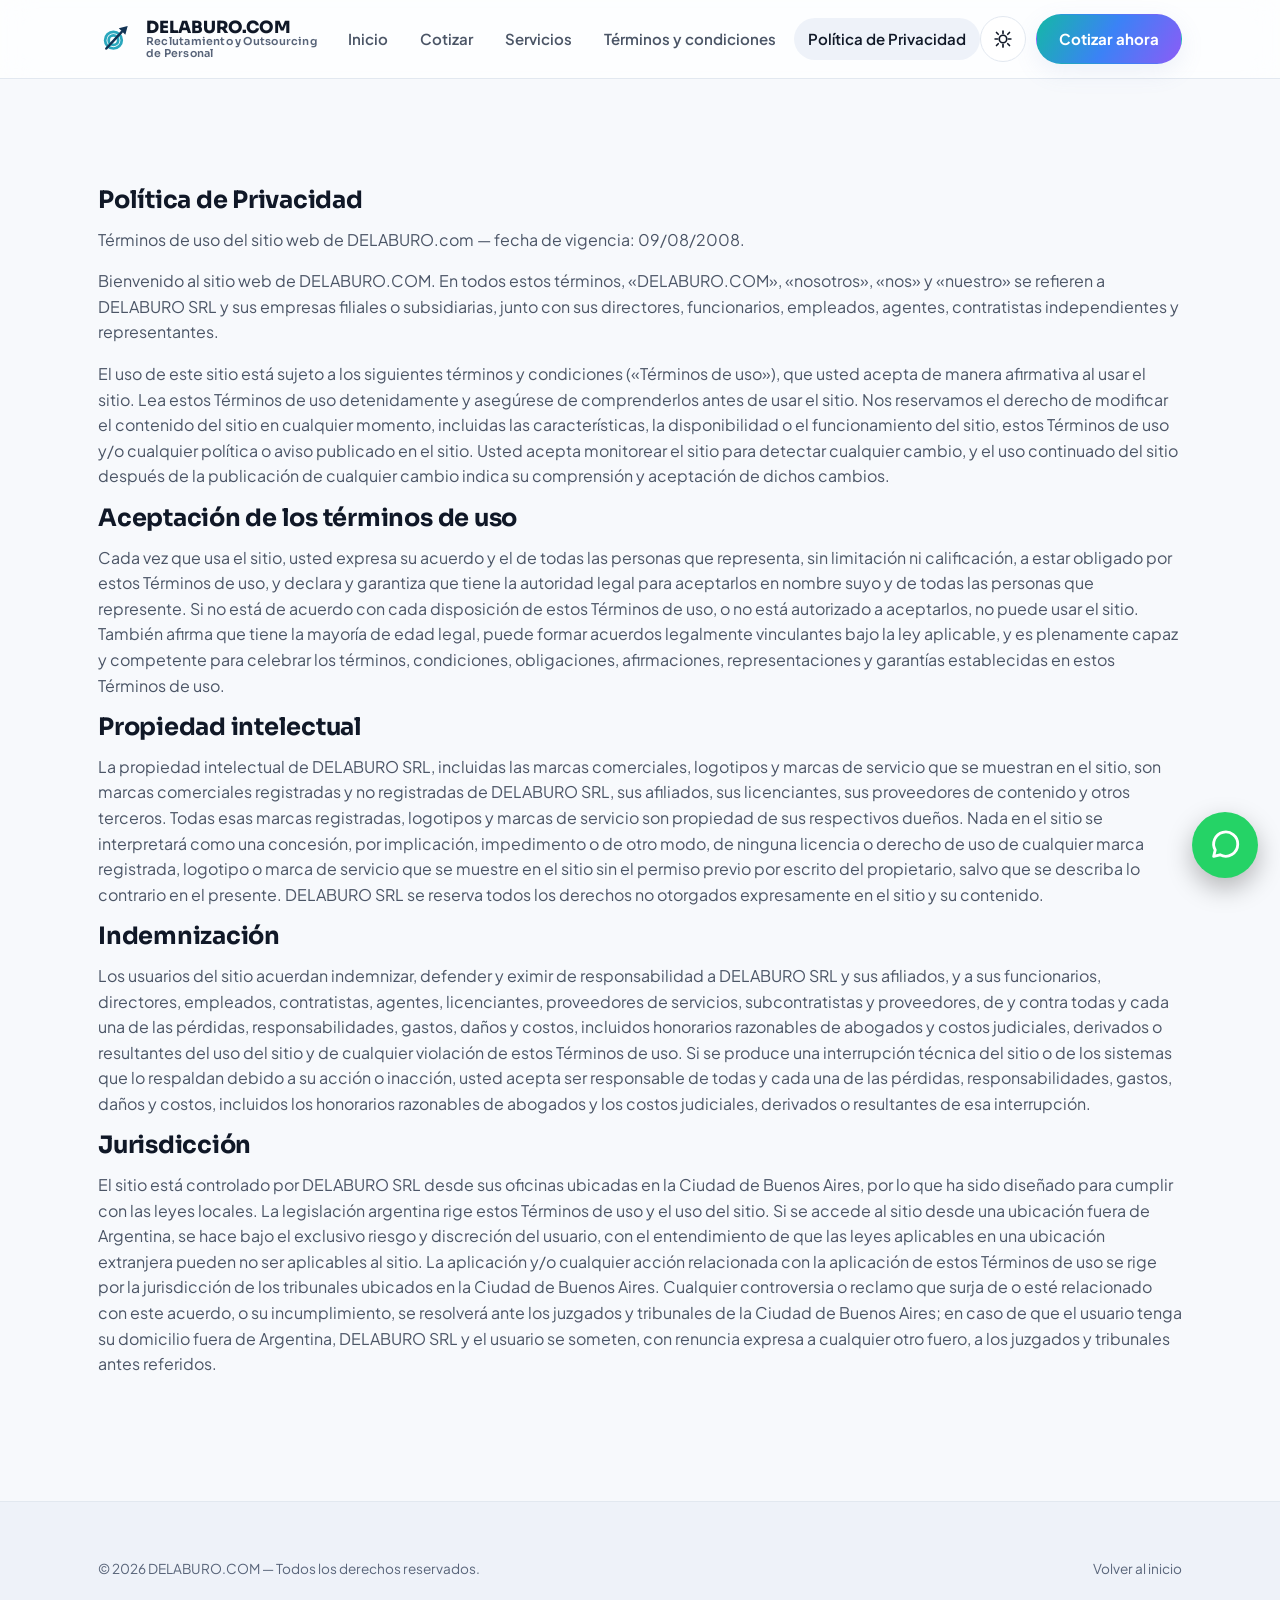
<file: privacidad.html>
<!doctype html>
<html lang="es">
<head>
<meta charset="UTF-8">
<script>document.documentElement.classList.add('js');</script>
<meta name="viewport" content="width=device-width, initial-scale=1">
<title>Política de Privacidad | DELABURO.COM</title>
<meta name="description" content="Política de privacidad y términos de uso del sitio web de DELABURO.com.">
<link rel="canonical" href="https://www.delaburo.com/privacidad.html">
<meta name="robots" content="noindex, follow">
<meta name="theme-color" content="#3b82f6">
<link rel="icon" href="favicon.svg" type="image/svg+xml">
<link rel="preconnect" href="https://fonts.googleapis.com">
<link rel="preconnect" href="https://fonts.gstatic.com" crossorigin>
<link rel="stylesheet" href="assets/css/styles.css">
</head>
<body>
<a class="skip-link" href="#main">Saltar al contenido principal</a>

<header class="site-header">
<div class="container nav">
<a href="index.html" class="brand" aria-label="DELABURO.COM — Inicio">
<svg class="brand-mark" viewBox="0 0 64 64" aria-hidden="true">
        <circle cx="26" cy="34" r="14" fill="none" stroke="#2AA7BD" stroke-width="4.6"/>
        <circle cx="26" cy="34" r="8" fill="none" stroke="#2AA7BD" stroke-width="4.6"/>
        <path d="M14 48 L40 20" stroke="#123354" stroke-width="4.2" stroke-linecap="round"/>
        <path d="M35 14 L50 10 L46 25 Z" fill="#123354"/>
      </svg>
<span class="brand-text"><strong>DELABURO.COM</strong><span>Reclutamiento y Outsourcing de Personal</span></span>
</a>
<nav class="nav-links" aria-label="Navegación principal">
<a href="index.html">Inicio</a>
<a href="cotizar.html">Cotizar</a>
<a href="index.html#servicios">Servicios</a>
<a href="terminos.html">Términos y condiciones</a>
<a href="privacidad.html" aria-current="page">Política de Privacidad</a>
</nav>
<div class="nav-actions">
<button class="theme-toggle" data-theme-toggle type="button" aria-label="Cambiar entre tema claro y oscuro" aria-pressed="false">
<svg class="icon-sun" viewBox="0 0 24 24" fill="none" stroke="currentColor" stroke-width="2" stroke-linecap="round" aria-hidden="true"><circle cx="12" cy="12" r="4.5"/><path d="M12 2.5v3M12 18.5v3M4.2 4.2l2.1 2.1M17.7 17.7l2.1 2.1M2.5 12h3M18.5 12h3M4.2 19.8l2.1-2.1M17.7 6.3l2.1-2.1"/></svg>
<svg class="icon-moon" viewBox="0 0 24 24" fill="none" stroke="currentColor" stroke-width="2" stroke-linecap="round" stroke-linejoin="round" aria-hidden="true"><path d="M20 14.5A8.5 8.5 0 1 1 9.5 4a7 7 0 0 0 10.5 10.5Z"/></svg>
</button>
<a href="cotizar.html" class="btn btn-primary">Cotizar ahora</a>
<button class="hamburger" data-mobile-open type="button" aria-label="Abrir menú" aria-expanded="false" aria-controls="mobile-nav">
<svg viewBox="0 0 24 24" fill="none" stroke="currentColor" stroke-width="2" stroke-linecap="round" aria-hidden="true"><path d="M4 7h16M4 12h16M4 17h16"/></svg>
</button>
</div>
</div>
</header>

<div class="mobile-nav" data-mobile-nav id="mobile-nav">
<div class="mobile-nav-inner">
<div class="mobile-nav-top">
<span class="brand">
<svg class="brand-mark" viewBox="0 0 64 64" aria-hidden="true">
        <circle cx="26" cy="34" r="14" fill="none" stroke="#2AA7BD" stroke-width="4.6"/>
        <circle cx="26" cy="34" r="8" fill="none" stroke="#2AA7BD" stroke-width="4.6"/>
        <path d="M14 48 L40 20" stroke="#123354" stroke-width="4.2" stroke-linecap="round"/>
        <path d="M35 14 L50 10 L46 25 Z" fill="#123354"/>
      </svg>
<span class="brand-text"><strong>DELABURO.COM</strong></span>
</span>
<button class="close-btn" data-mobile-close type="button" aria-label="Cerrar menú">
<svg viewBox="0 0 24 24" fill="none" stroke="currentColor" stroke-width="2" stroke-linecap="round" aria-hidden="true"><path d="M6 6l12 12M18 6L6 18"/></svg>
</button>
</div>
<nav aria-label="Menú móvil">
<a href="index.html">Inicio</a>
<a href="cotizar.html">Cotizar</a>
<a href="index.html#servicios">Servicios</a>
<a href="terminos.html">Términos y condiciones</a>
<a href="privacidad.html">Política de Privacidad</a>
</nav>
<a href="cotizar.html" class="btn btn-primary btn-block btn-lg">Cotizar ahora</a>
</div>
</div>

<main id="main">
<section>
<div class="container legal">
<h1>Política de Privacidad</h1>
<p class="updated">Términos de uso del sitio web de DELABURO.com — fecha de vigencia: 09/08/2008.</p>

<p>Bienvenido al sitio web de DELABURO.COM. En todos estos términos, «DELABURO.COM», «nosotros», «nos» y «nuestro» se refieren a DELABURO SRL y sus empresas filiales o subsidiarias, junto con sus directores, funcionarios, empleados, agentes, contratistas independientes y representantes.</p>
<p>El uso de este sitio está sujeto a los siguientes términos y condiciones («Términos de uso»), que usted acepta de manera afirmativa al usar el sitio. Lea estos Términos de uso detenidamente y asegúrese de comprenderlos antes de usar el sitio. Nos reservamos el derecho de modificar el contenido del sitio en cualquier momento, incluidas las características, la disponibilidad o el funcionamiento del sitio, estos Términos de uso y/o cualquier política o aviso publicado en el sitio. Usted acepta monitorear el sitio para detectar cualquier cambio, y el uso continuado del sitio después de la publicación de cualquier cambio indica su comprensión y aceptación de dichos cambios.</p>

<h2>Aceptación de los términos de uso</h2>
<p>Cada vez que usa el sitio, usted expresa su acuerdo y el de todas las personas que representa, sin limitación ni calificación, a estar obligado por estos Términos de uso, y declara y garantiza que tiene la autoridad legal para aceptarlos en nombre suyo y de todas las personas que represente. Si no está de acuerdo con cada disposición de estos Términos de uso, o no está autorizado a aceptarlos, no puede usar el sitio. También afirma que tiene la mayoría de edad legal, puede formar acuerdos legalmente vinculantes bajo la ley aplicable, y es plenamente capaz y competente para celebrar los términos, condiciones, obligaciones, afirmaciones, representaciones y garantías establecidas en estos Términos de uso.</p>

<h2>Propiedad intelectual</h2>
<p>La propiedad intelectual de DELABURO SRL, incluidas las marcas comerciales, logotipos y marcas de servicio que se muestran en el sitio, son marcas comerciales registradas y no registradas de DELABURO SRL, sus afiliados, sus licenciantes, sus proveedores de contenido y otros terceros. Todas esas marcas registradas, logotipos y marcas de servicio son propiedad de sus respectivos dueños. Nada en el sitio se interpretará como una concesión, por implicación, impedimento o de otro modo, de ninguna licencia o derecho de uso de cualquier marca registrada, logotipo o marca de servicio que se muestre en el sitio sin el permiso previo por escrito del propietario, salvo que se describa lo contrario en el presente. DELABURO SRL se reserva todos los derechos no otorgados expresamente en el sitio y su contenido.</p>

<h2>Indemnización</h2>
<p>Los usuarios del sitio acuerdan indemnizar, defender y eximir de responsabilidad a DELABURO SRL y sus afiliados, y a sus funcionarios, directores, empleados, contratistas, agentes, licenciantes, proveedores de servicios, subcontratistas y proveedores, de y contra todas y cada una de las pérdidas, responsabilidades, gastos, daños y costos, incluidos honorarios razonables de abogados y costos judiciales, derivados o resultantes del uso del sitio y de cualquier violación de estos Términos de uso. Si se produce una interrupción técnica del sitio o de los sistemas que lo respaldan debido a su acción o inacción, usted acepta ser responsable de todas y cada una de las pérdidas, responsabilidades, gastos, daños y costos, incluidos los honorarios razonables de abogados y los costos judiciales, derivados o resultantes de esa interrupción.</p>

<h2>Jurisdicción</h2>
<p>El sitio está controlado por DELABURO SRL desde sus oficinas ubicadas en la Ciudad de Buenos Aires, por lo que ha sido diseñado para cumplir con las leyes locales. La legislación argentina rige estos Términos de uso y el uso del sitio. Si se accede al sitio desde una ubicación fuera de Argentina, se hace bajo el exclusivo riesgo y discreción del usuario, con el entendimiento de que las leyes aplicables en una ubicación extranjera pueden no ser aplicables al sitio. La aplicación y/o cualquier acción relacionada con la aplicación de estos Términos de uso se rige por la jurisdicción de los tribunales ubicados en la Ciudad de Buenos Aires. Cualquier controversia o reclamo que surja de o esté relacionado con este acuerdo, o su incumplimiento, se resolverá ante los juzgados y tribunales de la Ciudad de Buenos Aires; en caso de que el usuario tenga su domicilio fuera de Argentina, DELABURO SRL y el usuario se someten, con renuncia expresa a cualquier otro fuero, a los juzgados y tribunales antes referidos.</p>
</div>
</section>
</main>

<footer class="site-footer">
<div class="container">
<div class="footer-bottom" style="border-top:none; margin-top:0; padding-top:0;">
<span>© <span data-year>2026</span> DELABURO.COM — Todos los derechos reservados.</span>
<span><a href="index.html">Volver al inicio</a></span>
</div>
</div>
</footer>

<a class="wa-float" href="https://wa.me/5491123131668?text=Hola%20Delaburo%2C%20quisiera%20más%20información" target="_blank" rel="noopener" aria-label="Escribinos por WhatsApp">
<svg viewBox="0 0 24 24" fill="none" stroke="#fff" stroke-width="2" stroke-linecap="round" stroke-linejoin="round" aria-hidden="true"><path d="M21 11.5a8.5 8.5 0 0 1-12.5 7.4L4 20l1.1-4.5A8.5 8.5 0 1 1 21 11.5Z"/></svg>
</a>

<script src="assets/js/main.js" defer></script>
</body>
</html>
</file>
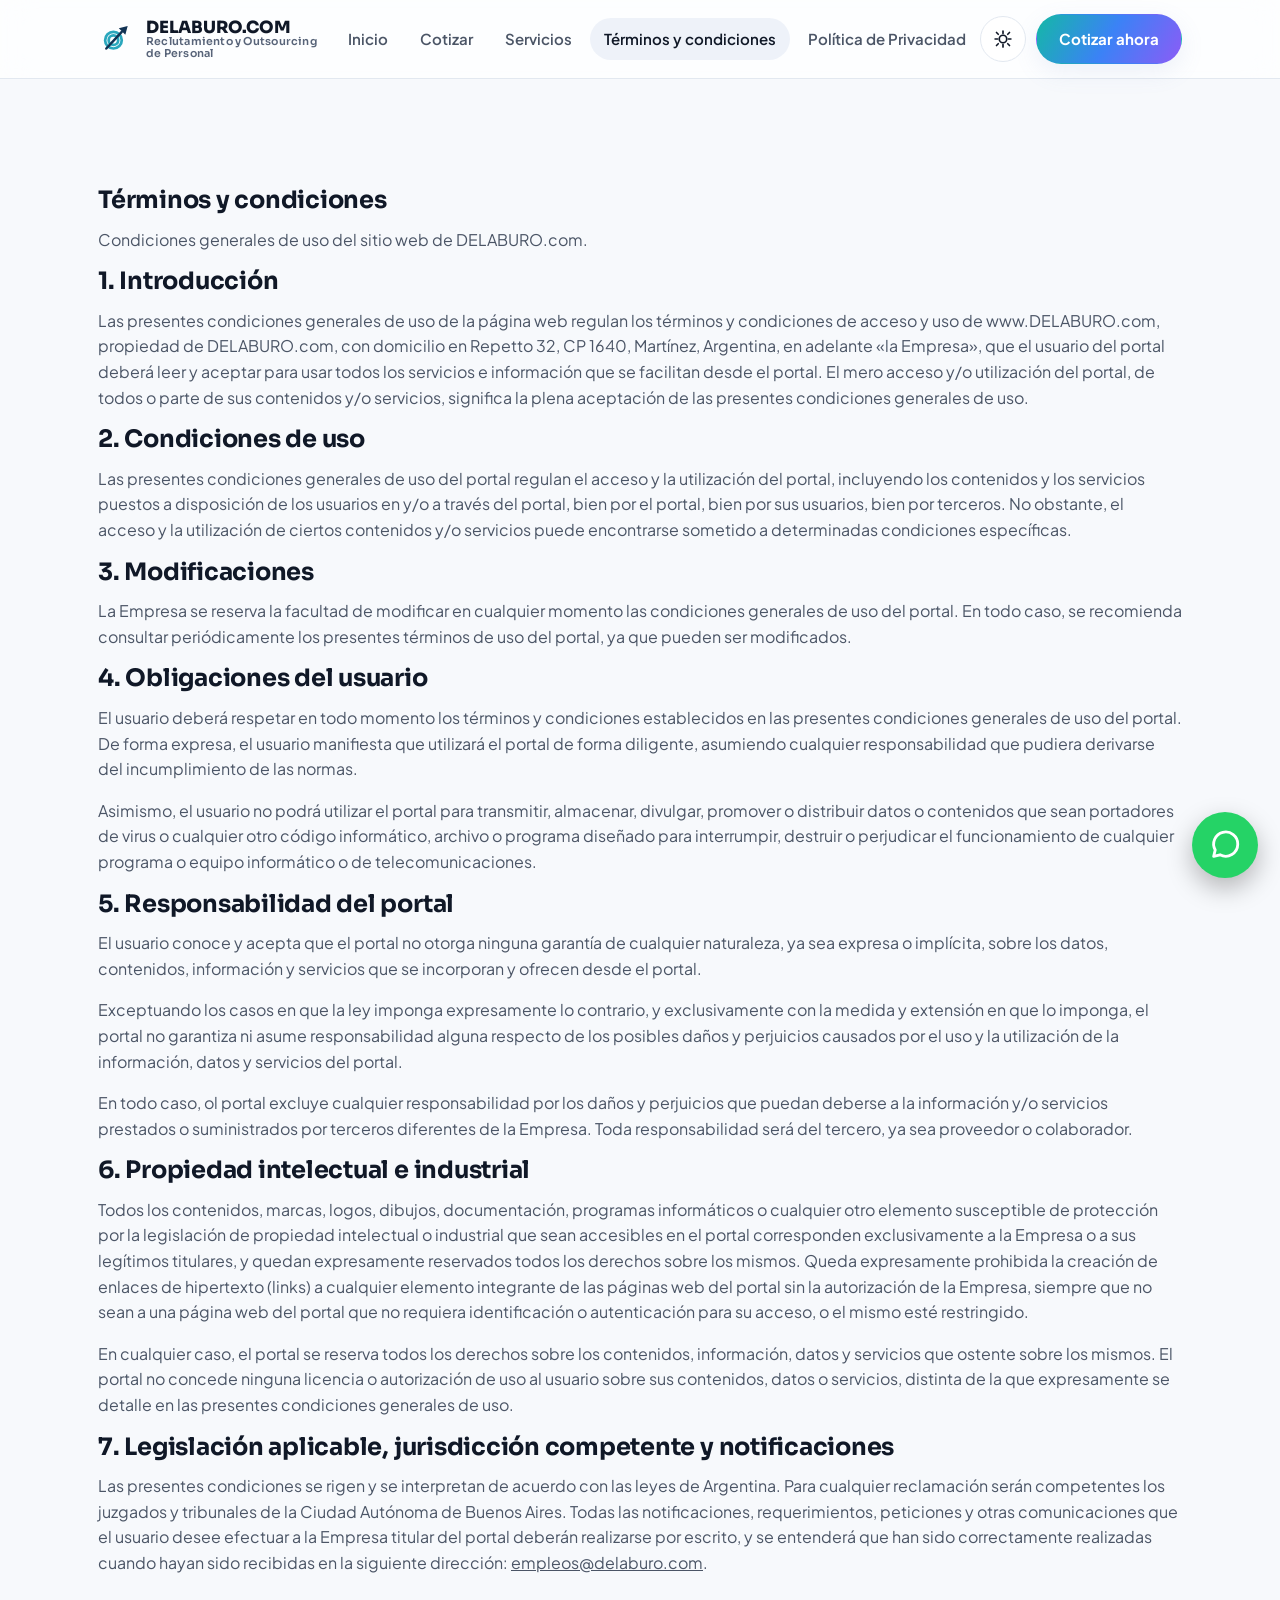
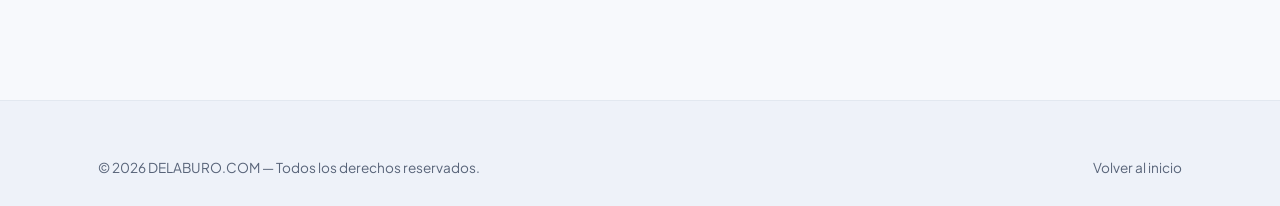
<file: terminos.html>
<!doctype html>
<html lang="es">
<head>
<meta charset="UTF-8">
<script>document.documentElement.classList.add('js');</script>
<meta name="viewport" content="width=device-width, initial-scale=1">
<title>Términos y condiciones | DELABURO.COM</title>
<meta name="description" content="Términos y condiciones de uso del sitio web de DELABURO.com.">
<link rel="canonical" href="https://www.delaburo.com/terminos.html">
<meta name="robots" content="noindex, follow">
<meta name="theme-color" content="#3b82f6">
<link rel="icon" href="favicon.svg" type="image/svg+xml">
<link rel="preconnect" href="https://fonts.googleapis.com">
<link rel="preconnect" href="https://fonts.gstatic.com" crossorigin>
<link rel="stylesheet" href="assets/css/styles.css">
</head>
<body>
<a class="skip-link" href="#main">Saltar al contenido principal</a>

<header class="site-header">
<div class="container nav">
<a href="index.html" class="brand" aria-label="DELABURO.COM — Inicio">
<svg class="brand-mark" viewBox="0 0 64 64" aria-hidden="true">
        <circle cx="26" cy="34" r="14" fill="none" stroke="#2AA7BD" stroke-width="4.6"/>
        <circle cx="26" cy="34" r="8" fill="none" stroke="#2AA7BD" stroke-width="4.6"/>
        <path d="M14 48 L40 20" stroke="#123354" stroke-width="4.2" stroke-linecap="round"/>
        <path d="M35 14 L50 10 L46 25 Z" fill="#123354"/>
      </svg>
<span class="brand-text"><strong>DELABURO.COM</strong><span>Reclutamiento y Outsourcing de Personal</span></span>
</a>
<nav class="nav-links" aria-label="Navegación principal">
<a href="index.html">Inicio</a>
<a href="cotizar.html">Cotizar</a>
<a href="index.html#servicios">Servicios</a>
<a href="terminos.html" aria-current="page">Términos y condiciones</a>
<a href="privacidad.html">Política de Privacidad</a>
</nav>
<div class="nav-actions">
<button class="theme-toggle" data-theme-toggle type="button" aria-label="Cambiar entre tema claro y oscuro" aria-pressed="false">
<svg class="icon-sun" viewBox="0 0 24 24" fill="none" stroke="currentColor" stroke-width="2" stroke-linecap="round" aria-hidden="true"><circle cx="12" cy="12" r="4.5"/><path d="M12 2.5v3M12 18.5v3M4.2 4.2l2.1 2.1M17.7 17.7l2.1 2.1M2.5 12h3M18.5 12h3M4.2 19.8l2.1-2.1M17.7 6.3l2.1-2.1"/></svg>
<svg class="icon-moon" viewBox="0 0 24 24" fill="none" stroke="currentColor" stroke-width="2" stroke-linecap="round" stroke-linejoin="round" aria-hidden="true"><path d="M20 14.5A8.5 8.5 0 1 1 9.5 4a7 7 0 0 0 10.5 10.5Z"/></svg>
</button>
<a href="cotizar.html" class="btn btn-primary">Cotizar ahora</a>
<button class="hamburger" data-mobile-open type="button" aria-label="Abrir menú" aria-expanded="false" aria-controls="mobile-nav">
<svg viewBox="0 0 24 24" fill="none" stroke="currentColor" stroke-width="2" stroke-linecap="round" aria-hidden="true"><path d="M4 7h16M4 12h16M4 17h16"/></svg>
</button>
</div>
</div>
</header>

<div class="mobile-nav" data-mobile-nav id="mobile-nav">
<div class="mobile-nav-inner">
<div class="mobile-nav-top">
<span class="brand">
<svg class="brand-mark" viewBox="0 0 64 64" aria-hidden="true">
        <circle cx="26" cy="34" r="14" fill="none" stroke="#2AA7BD" stroke-width="4.6"/>
        <circle cx="26" cy="34" r="8" fill="none" stroke="#2AA7BD" stroke-width="4.6"/>
        <path d="M14 48 L40 20" stroke="#123354" stroke-width="4.2" stroke-linecap="round"/>
        <path d="M35 14 L50 10 L46 25 Z" fill="#123354"/>
      </svg>
<span class="brand-text"><strong>DELABURO.COM</strong></span>
</span>
<button class="close-btn" data-mobile-close type="button" aria-label="Cerrar menú">
<svg viewBox="0 0 24 24" fill="none" stroke="currentColor" stroke-width="2" stroke-linecap="round" aria-hidden="true"><path d="M6 6l12 12M18 6L6 18"/></svg>
</button>
</div>
<nav aria-label="Menú móvil">
<a href="index.html">Inicio</a>
<a href="cotizar.html">Cotizar</a>
<a href="index.html#servicios">Servicios</a>
<a href="terminos.html">Términos y condiciones</a>
<a href="privacidad.html">Política de Privacidad</a>
</nav>
<a href="cotizar.html" class="btn btn-primary btn-block btn-lg">Cotizar ahora</a>
</div>
</div>

<main id="main">
<section>
<div class="container legal">
<h1>Términos y condiciones</h1>
<p class="updated">Condiciones generales de uso del sitio web de DELABURO.com.</p>

<h2>1. Introducción</h2>
<p>Las presentes condiciones generales de uso de la página web regulan los términos y condiciones de acceso y uso de www.DELABURO.com, propiedad de DELABURO.com, con domicilio en Repetto 32, CP 1640, Martínez, Argentina, en adelante «la Empresa», que el usuario del portal deberá leer y aceptar para usar todos los servicios e información que se facilitan desde el portal. El mero acceso y/o utilización del portal, de todos o parte de sus contenidos y/o servicios, significa la plena aceptación de las presentes condiciones generales de uso.</p>

<h2>2. Condiciones de uso</h2>
<p>Las presentes condiciones generales de uso del portal regulan el acceso y la utilización del portal, incluyendo los contenidos y los servicios puestos a disposición de los usuarios en y/o a través del portal, bien por el portal, bien por sus usuarios, bien por terceros. No obstante, el acceso y la utilización de ciertos contenidos y/o servicios puede encontrarse sometido a determinadas condiciones específicas.</p>

<h2>3. Modificaciones</h2>
<p>La Empresa se reserva la facultad de modificar en cualquier momento las condiciones generales de uso del portal. En todo caso, se recomienda consultar periódicamente los presentes términos de uso del portal, ya que pueden ser modificados.</p>

<h2>4. Obligaciones del usuario</h2>
<p>El usuario deberá respetar en todo momento los términos y condiciones establecidos en las presentes condiciones generales de uso del portal. De forma expresa, el usuario manifiesta que utilizará el portal de forma diligente, asumiendo cualquier responsabilidad que pudiera derivarse del incumplimiento de las normas.</p>
<p>Asimismo, el usuario no podrá utilizar el portal para transmitir, almacenar, divulgar, promover o distribuir datos o contenidos que sean portadores de virus o cualquier otro código informático, archivo o programa diseñado para interrumpir, destruir o perjudicar el funcionamiento de cualquier programa o equipo informático o de telecomunicaciones.</p>

<h2>5. Responsabilidad del portal</h2>
<p>El usuario conoce y acepta que el portal no otorga ninguna garantía de cualquier naturaleza, ya sea expresa o implícita, sobre los datos, contenidos, información y servicios que se incorporan y ofrecen desde el portal.</p>
<p>Exceptuando los casos en que la ley imponga expresamente lo contrario, y exclusivamente con la medida y extensión en que lo imponga, el portal no garantiza ni asume responsabilidad alguna respecto de los posibles daños y perjuicios causados por el uso y la utilización de la información, datos y servicios del portal.</p>
<p>En todo caso, ol portal excluye cualquier responsabilidad por los daños y perjuicios que puedan deberse a la información y/o servicios prestados o suministrados por terceros diferentes de la Empresa. Toda responsabilidad será del tercero, ya sea proveedor o colaborador.</p>

<h2>6. Propiedad intelectual e industrial</h2>
<p>Todos los contenidos, marcas, logos, dibujos, documentación, programas informáticos o cualquier otro elemento susceptible de protección por la legislación de propiedad intelectual o industrial que sean accesibles en el portal corresponden exclusivamente a la Empresa o a sus legítimos titulares, y quedan expresamente reservados todos los derechos sobre los mismos. Queda expresamente prohibida la creación de enlaces de hipertexto (links) a cualquier elemento integrante de las páginas web del portal sin la autorización de la Empresa, siempre que no sean a una página web del portal que no requiera identificación o autenticación para su acceso, o el mismo esté restringido.</p>
<p>En cualquier caso, el portal se reserva todos los derechos sobre los contenidos, información, datos y servicios que ostente sobre los mismos. El portal no concede ninguna licencia o autorización de uso al usuario sobre sus contenidos, datos o servicios, distinta de la que expresamente se detalle en las presentes condiciones generales de uso.</p>

<h2>7. Legislación aplicable, jurisdicción competente y notificaciones</h2>
<p>Las presentes condiciones se rigen y se interpretan de acuerdo con las leyes de Argentina. Para cualquier reclamación serán competentes los juzgados y tribunales de la Ciudad Autónoma de Buenos Aires. Todas las notificaciones, requerimientos, peticiones y otras comunicaciones que el usuario desee efectuar a la Empresa titular del portal deberán realizarse por escrito, y se entenderá que han sido correctamente realizadas cuando hayan sido recibidas en la siguiente dirección: <a href="mailto:empleos@delaburo.com" style="text-decoration:underline;">empleos@delaburo.com</a>.</p>
</div>
</section>
</main>

<footer class="site-footer">
<div class="container">
<div class="footer-bottom" style="border-top:none; margin-top:0; padding-top:0;">
<span>© <span data-year>2026</span> DELABURO.COM — Todos los derechos reservados.</span>
<span><a href="index.html">Volver al inicio</a></span>
</div>
</div>
</footer>

<a class="wa-float" href="https://wa.me/5491123131668?text=Hola%20Delaburo%2C%20quisiera%20más%20información" target="_blank" rel="noopener" aria-label="Escribinos por WhatsApp">
<svg viewBox="0 0 24 24" fill="none" stroke="#fff" stroke-width="2" stroke-linecap="round" stroke-linejoin="round" aria-hidden="true"><path d="M21 11.5a8.5 8.5 0 0 1-12.5 7.4L4 20l1.1-4.5A8.5 8.5 0 1 1 21 11.5Z"/></svg>
</a>

<script src="assets/js/main.js" defer></script>
</body>
</html>
</file>
<file: assets/css/styles.css>
/* ==========================================================================
   DELABURO.COM — Design System
   Modernizacion 2026: identidad preservada (teal → azul → violeta),
   con tema claro/oscuro, tipografia geometrica y micro-interacciones.
   ========================================================================== */

@import url('https://fonts.googleapis.com/css2?family=Plus+Jakarta+Sans:wght@400;500;600;700;800&family=Sora:wght@600;700;800&display=swap');

:root{
  /* --- Brand hues (constantes en ambos temas) --- */
  --brand-teal: #14b8a6;
  --brand-teal-2: #2dd4bf;
  --brand-blue: #3b82f6;
  --brand-blue-2: #60a5fa;
  --brand-violet: #8b5cf6;
  --brand-violet-2: #a78bfa;
  --brand-gradient: linear-gradient(120deg, var(--brand-teal) 0%, var(--brand-blue) 50%, var(--brand-violet) 100%);
  --brand-gradient-soft: linear-gradient(120deg, rgba(20,184,166,.16) 0%, rgba(59,130,246,.16) 50%, rgba(139,92,246,.16) 100%);

  /* --- Light theme tokens --- */
  --bg: #f7f9fc;
  --bg-elevated: #ffffff;
  --surface: #ffffff;
  --surface-2: #eef2f9;
  --border: #e2e8f0;
  --text: #101827;
  --text-muted: #4b5566;
  --text-soft: #586479;
  --on-brand: #ffffff;
  --shadow-color: 220 40% 60%;
  --shadow-sm: 0 1px 2px hsl(var(--shadow-color) / 0.08);
  --shadow-md: 0 8px 24px hsl(var(--shadow-color) / 0.12);
  --shadow-lg: 0 20px 48px hsl(var(--shadow-color) / 0.16);
  --focus-ring: 0 0 0 3px rgba(59,130,246,.45);
  --nav-bg: rgba(255,255,255,.72);
  --hero-fg: #ffffff;
  --hero-overlay: linear-gradient(135deg, rgba(6,60,60,.62), rgba(10,45,110,.58) 55%, rgba(50,20,90,.55));
  --chip-bg: rgba(20,184,166,.10);
  --chip-fg: #0f766e;
  --radius-sm: 10px;
  --radius-md: 16px;
  --radius-lg: 24px;
  --radius-pill: 999px;
  --maxw: 1180px;
  --font-display: 'Sora', 'Plus Jakarta Sans', system-ui, sans-serif;
  --font-body: 'Plus Jakarta Sans', system-ui, -apple-system, sans-serif;
}

:root:not([data-theme="light"]) {
  @media (prefers-color-scheme: dark){
    --bg: #0a0e17;
    --bg-elevated: #0f1524;
    --surface: #111827;
    --surface-2: #161f33;
    --border: #232f47;
    --text: #eef2f9;
    --text-muted: #aab4c8;
    --text-soft: #7c869c;
    --on-brand: #ffffff;
    --shadow-color: 220 70% 3%;
    --shadow-sm: 0 1px 2px hsl(var(--shadow-color) / 0.4);
    --shadow-md: 0 8px 24px hsl(var(--shadow-color) / 0.55);
    --shadow-lg: 0 24px 60px hsl(var(--shadow-color) / 0.6);
    --nav-bg: rgba(15,21,36,.66);
    --hero-fg: #ffffff;
    --hero-overlay: linear-gradient(135deg, rgba(4,30,30,.72), rgba(8,25,60,.72) 55%, rgba(35,14,60,.72));
    --chip-bg: rgba(45,212,191,.12);
    --chip-fg: #5eead4;
  }
}

:root[data-theme="dark"]{
  --bg: #0a0e17;
  --bg-elevated: #0f1524;
  --surface: #111827;
  --surface-2: #161f33;
  --border: #232f47;
  --text: #eef2f9;
  --text-muted: #aab4c8;
  --text-soft: #7c869c;
  --on-brand: #ffffff;
  --shadow-color: 220 70% 3%;
  --shadow-sm: 0 1px 2px hsl(var(--shadow-color) / 0.4);
  --shadow-md: 0 8px 24px hsl(var(--shadow-color) / 0.55);
  --shadow-lg: 0 24px 60px hsl(var(--shadow-color) / 0.6);
  --nav-bg: rgba(15,21,36,.66);
  --hero-fg: #ffffff;
  --hero-overlay: linear-gradient(135deg, rgba(4,30,30,.72), rgba(8,25,60,.72) 55%, rgba(35,14,60,.72));
  --chip-bg: rgba(45,212,191,.12);
  --chip-fg: #5eead4;
}

/* ---------- Reset & base ---------- */
*,*::before,*::after{ box-sizing: border-box; }
html{ scroll-behavior: smooth; overflow-x: hidden; }
@media (prefers-reduced-motion: reduce){
  html{ scroll-behavior: auto; }
  *,*::before,*::after{ animation-duration: .001ms !important; animation-iteration-count: 1 !important; transition-duration: .001ms !important; scroll-behavior: auto !important; }
}
body{
  margin:0;
  background: var(--bg);
  color: var(--text);
  font-family: var(--font-body);
  font-size: 16px;
  line-height: 1.6;
  -webkit-font-smoothing: antialiased;
  transition: background-color .35s ease, color .35s ease;
}
img{ max-width:100%; display:block; }
a{ color: inherit; text-decoration: none; }
h1,h2,h3,h4{ font-family: var(--font-display); line-height:1.15; margin:0 0 .5em; letter-spacing:-.01em; }
p{ margin:0 0 1em; color: var(--text-muted); }
ul{ margin:0; padding:0; list-style:none; }
button{ font-family: inherit; cursor:pointer; }
:focus-visible{ outline: none; box-shadow: var(--focus-ring); border-radius: 6px; }

.container{ width:100%; max-width: var(--maxw); margin-inline:auto; padding-inline: clamp(20px, 5vw, 48px); }
.visually-hidden{ position:absolute; width:1px; height:1px; padding:0; margin:-1px; overflow:hidden; clip:rect(0,0,0,0); white-space:nowrap; border:0; }

.skip-link{
  position:absolute; left:12px; top:-60px; z-index:1000;
  background: var(--brand-blue); color:#fff; padding:10px 16px; border-radius: var(--radius-sm);
  transition: top .2s ease;
}
.skip-link:focus{ top:12px; }

/* ---------- Top announcement / utility ---------- */
.section-eyebrow{
  display:inline-flex; align-items:center; gap:8px;
  font-size: .8rem; font-weight:700; letter-spacing:.06em; text-transform:uppercase;
  color: var(--chip-fg); background: var(--chip-bg);
  padding: 6px 14px; border-radius: var(--radius-pill); margin-bottom: 14px;
}

/* ---------- Header / Nav ---------- */
.site-header{
  position: sticky; top:0; z-index: 100;
  background: var(--nav-bg);
  backdrop-filter: blur(16px) saturate(140%);
  -webkit-backdrop-filter: blur(16px) saturate(140%);
  border-bottom: 1px solid var(--border);
}
.nav{
  display:flex; align-items:center; justify-content:space-between;
  padding-block: 14px;
}
.brand{ display:flex; align-items:center; gap:10px; font-family: var(--font-display); }
.brand-mark{ width:38px; height:38px; flex-shrink:0; }
.brand-text{ display:flex; flex-direction:column; line-height:1.05; }
.brand-text strong{ font-size: 1.05rem; font-weight:800; color: var(--text); }
.brand-text span{ font-size: .68rem; color: var(--text-soft); font-weight:600; letter-spacing:.02em; }

.nav-links{ display:flex; align-items:center; gap: 4px; }
.nav-links a{
  font-weight:600; font-size:.94rem; color: var(--text-muted);
  padding: 9px 14px; border-radius: var(--radius-pill);
  transition: color .2s ease, background-color .2s ease;
  white-space: nowrap;
}
.nav-links a:hover{ color: var(--text); background: var(--surface-2); }
.nav-links a[aria-current="page"]{ color: var(--text); background: var(--surface-2); }

.nav-actions{ display:flex; align-items:center; gap:10px; }

.theme-toggle{
  position:relative; width:46px; height:46px; border-radius:50%;
  border:1px solid var(--border); background: var(--surface);
  display:flex; align-items:center; justify-content:center; color: var(--text);
  transition: transform .2s ease, background-color .2s ease, border-color .2s ease;
}
.theme-toggle:hover{ transform: translateY(-2px); }
.theme-toggle svg{ width:20px; height:20px; }
.theme-toggle .icon-moon{ display:none; }
:root[data-theme="dark"] .theme-toggle .icon-sun{ display:none; }
:root[data-theme="dark"] .theme-toggle .icon-moon{ display:block; }
@media (prefers-color-scheme: dark){
  :root:not([data-theme="light"]) .theme-toggle .icon-sun{ display:none; }
  :root:not([data-theme="light"]) .theme-toggle .icon-moon{ display:block; }
}

.btn{
  display:inline-flex; align-items:center; justify-content:center; gap:8px;
  font-weight:700; font-size:.94rem; padding: 12px 22px; border-radius: var(--radius-pill);
  border:1px solid transparent; transition: transform .2s ease, box-shadow .2s ease, background-color .2s ease, border-color .2s ease, color .2s ease;
  white-space: nowrap;
}
.btn:active{ transform: translateY(1px); }
.btn-primary{ background: var(--brand-gradient); color:#fff; box-shadow: var(--shadow-md); }
.btn-primary:hover{ transform: translateY(-2px); box-shadow: var(--shadow-lg); }
.btn-ghost{ background: transparent; border-color: var(--border); color: var(--text); }
.btn-ghost:hover{ background: var(--surface-2); }
.btn-block{ width:100%; }
.btn-lg{ padding: 15px 28px; font-size:1rem; }

.hamburger{
  display:none; width:46px; height:46px; border-radius: var(--radius-sm); border:1px solid var(--border);
  background: var(--surface); align-items:center; justify-content:center; color: var(--text);
}
.hamburger svg{ width:22px; height:22px; }

/* Mobile nav sheet */
.mobile-nav{
  display:none; position: fixed; inset:0; z-index: 200; background: var(--bg);
}
.mobile-nav.open{ display:block; }
.mobile-nav-inner{ padding: 18px clamp(20px,5vw,48px); }
.mobile-nav-top{ display:flex; align-items:center; justify-content:space-between; margin-bottom: 28px; }
.mobile-nav a{
  display:block; padding: 16px 4px; font-size:1.25rem; font-weight:700; color: var(--text);
  border-bottom: 1px solid var(--border);
}
.mobile-nav .btn{ margin-top: 24px; }
.close-btn{ width:46px; height:46px; border-radius:50%; border:1px solid var(--border); background:var(--surface); display:flex; align-items:center; justify-content:center; }
.close-btn svg{ width:20px; height:20px; }

@media (max-width: 900px){
  .nav-links{ display:none; }
  .hamburger{ display:flex; }
}
@media (max-width: 560px){
  .nav-actions .btn-primary{ display:none; }
  .brand-text span{ display:none; }
}

/* ---------- Hero ---------- */
.hero{
  position:relative; overflow:hidden; color: var(--hero-fg);
  padding-top: clamp(64px, 10vw, 108px);
  padding-bottom: clamp(72px, 11vw, 130px);
}
.hero-bg{
  position:absolute; inset:0; z-index:-2;
  background: var(--brand-gradient);
  background-size: 200% 200%;
  animation: gradientShift 16s ease infinite;
}
@keyframes gradientShift{
  0%{ background-position: 0% 50%; }
  50%{ background-position: 100% 50%; }
  100%{ background-position: 0% 50%; }
}
.hero-bg::after{ content:""; position:absolute; inset:0; background: var(--hero-overlay); }
.hero-noise{ position:absolute; inset:0; z-index:-1; opacity:.35; mix-blend-mode: overlay;
  background-image: radial-gradient(circle at 20% 20%, rgba(255,255,255,.35), transparent 40%), radial-gradient(circle at 85% 30%, rgba(255,255,255,.25), transparent 45%), radial-gradient(circle at 50% 90%, rgba(255,255,255,.2), transparent 50%);
}
.hero-particles{ position:absolute; inset:0; width:100%; height:100%; z-index:0; pointer-events:none; }
/* El hero usa todo el ancho disponible (sin centrar el container) para que
   el contenido quede justificado a la izquierda en cualquier resolucion. */
.hero .container{ max-width:none; margin-inline:0; }
.hero-content{ position:relative; z-index:1; max-width: 640px; }

.hero-eyebrow{
  display:inline-flex; align-items:center; gap:8px; font-weight:700; font-size:.82rem;
  letter-spacing:.06em; text-transform:uppercase; padding:7px 16px; border-radius: var(--radius-pill);
  background: rgba(255,255,255,.14); border:1px solid rgba(255,255,255,.28); margin-bottom:20px;
  backdrop-filter: blur(6px);
}
.hero h1{ font-size: clamp(2.1rem, 4.6vw, 3.4rem); font-weight:800; margin-bottom:.45em; }
.hero h1 em{ font-style:normal; background: linear-gradient(120deg,#fff,#d7f5ee); -webkit-background-clip:text; background-clip:text; color:transparent; }
.hero p.lead{ font-size: clamp(1rem, 1.6vw, 1.18rem); color: rgba(255,255,255,.88); max-width: 56ch; margin-bottom: 1.6em; }
.hero-ctas{ display:flex; flex-wrap:wrap; gap:14px; margin-bottom: 34px; }
.hero .btn-ghost{ border-color: rgba(255,255,255,.5); color:#fff; }
.hero .btn-ghost:hover{ background: rgba(255,255,255,.14); }

.hero-stats{ display:flex; flex-wrap:wrap; gap: clamp(20px,4vw,40px); }
.hero-stats div{ min-width:100px; }
.hero-stats strong{ display:block; font-family: var(--font-display); font-size: clamp(1.5rem,2.6vw,2rem); font-weight:800; }
.hero-stats span{ font-size:.85rem; color: rgba(255,255,255,.78); }


/* ---------- Sections ---------- */
section{ padding-block: clamp(56px, 9vw, 108px); }
.section-head{ max-width: 640px; margin-bottom: clamp(32px, 5vw, 56px); }
.section-head.center{ margin-inline:auto; text-align:center; }
.section-head h2{ font-size: clamp(1.7rem, 3.4vw, 2.4rem); }
.section-head p{ font-size: 1.05rem; }

.alt-surface{ background: var(--surface-2); }

/* Reveal on scroll (progresive: sin JS, todo permanece visible) */
.js .reveal{ opacity:0; transform: translateY(24px); transition: opacity .7s ease, transform .7s ease; }
.js .reveal.is-visible{ opacity:1; transform:none; }

/* ---------- Cards grid (servicios / beneficios) ---------- */
.grid{ display:grid; gap: 20px; }
.grid-3{ grid-template-columns: repeat(3, 1fr); }
.grid-2{ grid-template-columns: repeat(2, 1fr); }
@media (max-width: 980px){ .grid-3{ grid-template-columns: repeat(2,1fr); } }
@media (max-width: 640px){ .grid-3, .grid-2{ grid-template-columns: 1fr; } }

.card{
  background: var(--surface); border:1px solid var(--border); border-radius: var(--radius-lg);
  padding: 28px; box-shadow: var(--shadow-sm);
  transition: transform .25s ease, box-shadow .25s ease, border-color .25s ease;
}
.card:hover{ transform: translateY(-6px); box-shadow: var(--shadow-lg); border-color: transparent; }
.card-icon{
  width:52px; height:52px; border-radius: var(--radius-md); display:flex; align-items:center; justify-content:center;
  background: var(--brand-gradient-soft); color: var(--brand-blue); margin-bottom:18px;
}
:root[data-theme="dark"] .card-icon{ color: var(--brand-teal-2); }
@media (prefers-color-scheme: dark){ :root:not([data-theme="light"]) .card-icon{ color: var(--brand-teal-2); } }
.card-icon svg{ width:26px; height:26px; }
.card h3{ font-size:1.12rem; margin-bottom:.4em; }
.card p{ font-size:.96rem; margin-bottom:0; }

.check-list{ display:flex; flex-direction:column; gap:14px; }
.check-list li{ display:flex; align-items:flex-start; gap:12px; font-size:1rem; color: var(--text-muted); }
.check-list svg{ width:22px; height:22px; flex-shrink:0; color: var(--brand-teal); margin-top:2px; }

/* ---------- Sector strip (reemplaza logos que no tenemos) ---------- */
.sector-strip{ display:flex; flex-wrap:wrap; gap:12px; justify-content:center; }
.sector-chip{
  display:inline-flex; align-items:center; gap:10px; padding: 12px 20px; border-radius: var(--radius-pill);
  background: var(--surface); border:1px solid var(--border); font-weight:600; color: var(--text-muted); font-size:.94rem;
  box-shadow: var(--shadow-sm);
}
.sector-chip svg{ width:18px; height:18px; color: var(--brand-blue); }

/* ---------- CTA banner ---------- */
.cta-banner{
  position:relative; overflow:hidden; border-radius: var(--radius-lg); padding: clamp(36px,6vw,64px);
  background: var(--brand-gradient); color:#fff; text-align:center; isolation:isolate;
}
.cta-banner::before{ content:""; position:absolute; inset:0; background: var(--hero-overlay); z-index:-1; }
.cta-banner h2{ color:#fff; font-size: clamp(1.5rem,3vw,2.1rem); }
.cta-banner p{ color: rgba(255,255,255,.86); max-width:56ch; margin-inline:auto; margin-bottom:1.6em; }
.cta-banner .btn-ghost{ border-color: rgba(255,255,255,.55); color:#fff; }
.cta-banner .btn-ghost:hover{ background: rgba(255,255,255,.16); }
.cta-actions{ display:flex; gap:14px; justify-content:center; flex-wrap:wrap; }

/* ---------- Contact / Cotizar ---------- */
.contact-grid{ display:grid; grid-template-columns: .9fr 1.1fr; gap: clamp(28px,5vw,56px); align-items:start; }
@media (max-width: 960px){ .contact-grid{ grid-template-columns: 1fr; } }

.info-card{ background: var(--surface); border:1px solid var(--border); border-radius: var(--radius-lg); padding: 28px; box-shadow: var(--shadow-sm); }
.info-row{ display:flex; gap:14px; padding-block:14px; border-bottom:1px solid var(--border); }
.info-row:last-child{ border-bottom:none; }
.info-row svg{ width:22px; height:22px; color: var(--brand-blue); flex-shrink:0; margin-top:2px; }
.info-row a{ color: var(--text); font-weight:600; }
.info-row a:hover{ color: var(--brand-blue); }
.info-row span.label{ display:block; font-size:.8rem; color: var(--text-soft); margin-bottom:2px; }

.form-card{ background: var(--surface); border:1px solid var(--border); border-radius: var(--radius-lg); padding: clamp(24px,4vw,36px); box-shadow: var(--shadow-md); }
.form-row{ display:grid; grid-template-columns: 1fr 1fr; gap:16px; }
@media (max-width:560px){ .form-row{ grid-template-columns:1fr; } }
.field{ margin-bottom:18px; }
.field label{ display:block; font-size:.86rem; font-weight:700; margin-bottom:7px; color: var(--text-muted); }
.field .req{ color: var(--brand-violet); }
.field input, .field select, .field textarea{
  width:100%; padding: 13px 14px; border-radius: var(--radius-sm); border:1.5px solid var(--border);
  background: var(--bg-elevated); color: var(--text); font-family: inherit; font-size:.98rem;
  transition: border-color .2s ease, box-shadow .2s ease;
}
.field input:focus, .field select:focus, .field textarea:focus{ border-color: var(--brand-blue); box-shadow: var(--focus-ring); outline:none; }
.field input::placeholder, .field textarea::placeholder{ color: var(--text-soft); opacity:.85; }
.field textarea{ min-height: 120px; resize: vertical; }
.phone-row{ display:grid; grid-template-columns: 130px 1fr; gap:10px; }
.form-note{ font-size:.82rem; color: var(--text-soft); margin-top:-6px; margin-bottom:18px; }
.form-status{ margin-top:16px; padding:12px 16px; border-radius: var(--radius-sm); font-size:.92rem; font-weight:600; display:none; }
.form-status.show{ display:block; }
.form-status.ok{ background: rgba(20,184,166,.12); color:#0f766e; }
:root[data-theme="dark"] .form-status.ok{ color:#5eead4; }
.form-status.err{ background: rgba(239,68,68,.12); color:#b91c1c; }
:root[data-theme="dark"] .form-status.err{ color:#fca5a5; }

/* ---------- Footer ---------- */
.site-footer{ background: var(--surface-2); border-top:1px solid var(--border); padding-block: 56px 28px; margin-top: 0; }
.footer-grid{ display:grid; grid-template-columns: 1.3fr 1fr 1fr 1fr; gap: 36px; }
@media (max-width: 860px){ .footer-grid{ grid-template-columns: 1fr 1fr; } }
@media (max-width: 540px){ .footer-grid{ grid-template-columns: 1fr; } }
.footer-brand p{ max-width: 34ch; font-size:.92rem; }
.footer-col h3{ font-size:.82rem; text-transform:uppercase; letter-spacing:.06em; color: var(--text-soft); margin-bottom:14px; }
.footer-col ul{ display:flex; flex-direction:column; gap:10px; }
.footer-col a{ font-size:.95rem; color: var(--text-muted); }
.footer-col a:hover{ color: var(--brand-blue); }
.social-row{ display:flex; gap:10px; margin-top:16px; }
.social-row a{
  width:38px; height:38px; border-radius:50%; border:1px solid var(--border); background: var(--surface);
  display:flex; align-items:center; justify-content:center; color: var(--text-muted);
  transition: color .2s ease, border-color .2s ease, transform .2s ease;
}
.social-row a:hover{ color: var(--brand-blue); transform: translateY(-2px); }
.social-row svg{ width:18px; height:18px; }
.footer-bottom{ margin-top: 40px; padding-top:22px; border-top:1px solid var(--border); display:flex; flex-wrap:wrap; gap:12px; justify-content:space-between; font-size:.85rem; color: var(--text-soft); }

/* ---------- WhatsApp float ---------- */
.wa-float{
  position: fixed; right: 22px; bottom: 22px; z-index: 150;
  width:66px; height:66px; border-radius:50%; background:#25D366; color:#fff;
  display:flex; align-items:center; justify-content:center; box-shadow: 0 10px 26px rgba(0,0,0,.28);
  transition: transform .2s ease;
}
.wa-float:hover{ transform: scale(1.08); }
.wa-float svg{ width:34px; height:34px; }

/* ---------- Client logos marquee ---------- */
.logos-marquee{
  overflow: hidden; width: 100%; margin-top: 12px;
  -webkit-mask-image: linear-gradient(to right, transparent, #000 8%, #000 92%, transparent);
  mask-image: linear-gradient(to right, transparent, #000 8%, #000 92%, transparent);
}
.logos-track{
  display:flex; align-items:center; gap: 32px; width:max-content;
  padding-inline: 16px;
  animation: logos-scroll 46s linear infinite;
}
.logos-marquee:hover .logos-track{ animation-play-state: paused; }
.logos-track img{
  height: 52px; width:auto; max-width:180px; object-fit:contain; flex-shrink:0;
  background:#fff; border-radius: var(--radius-md); padding: 12px 20px; box-shadow: var(--shadow-sm);
  border: 1px solid var(--border);
}
@keyframes logos-scroll{
  frof{ transform: translateX(0); }
  to{ transform: translateX(-50%); }
}
@media (max-width: 640px){
  .logos-track{ gap:20px; }
  .logos-track img{ height:40px; padding:9px 14px; }
}
</file>
